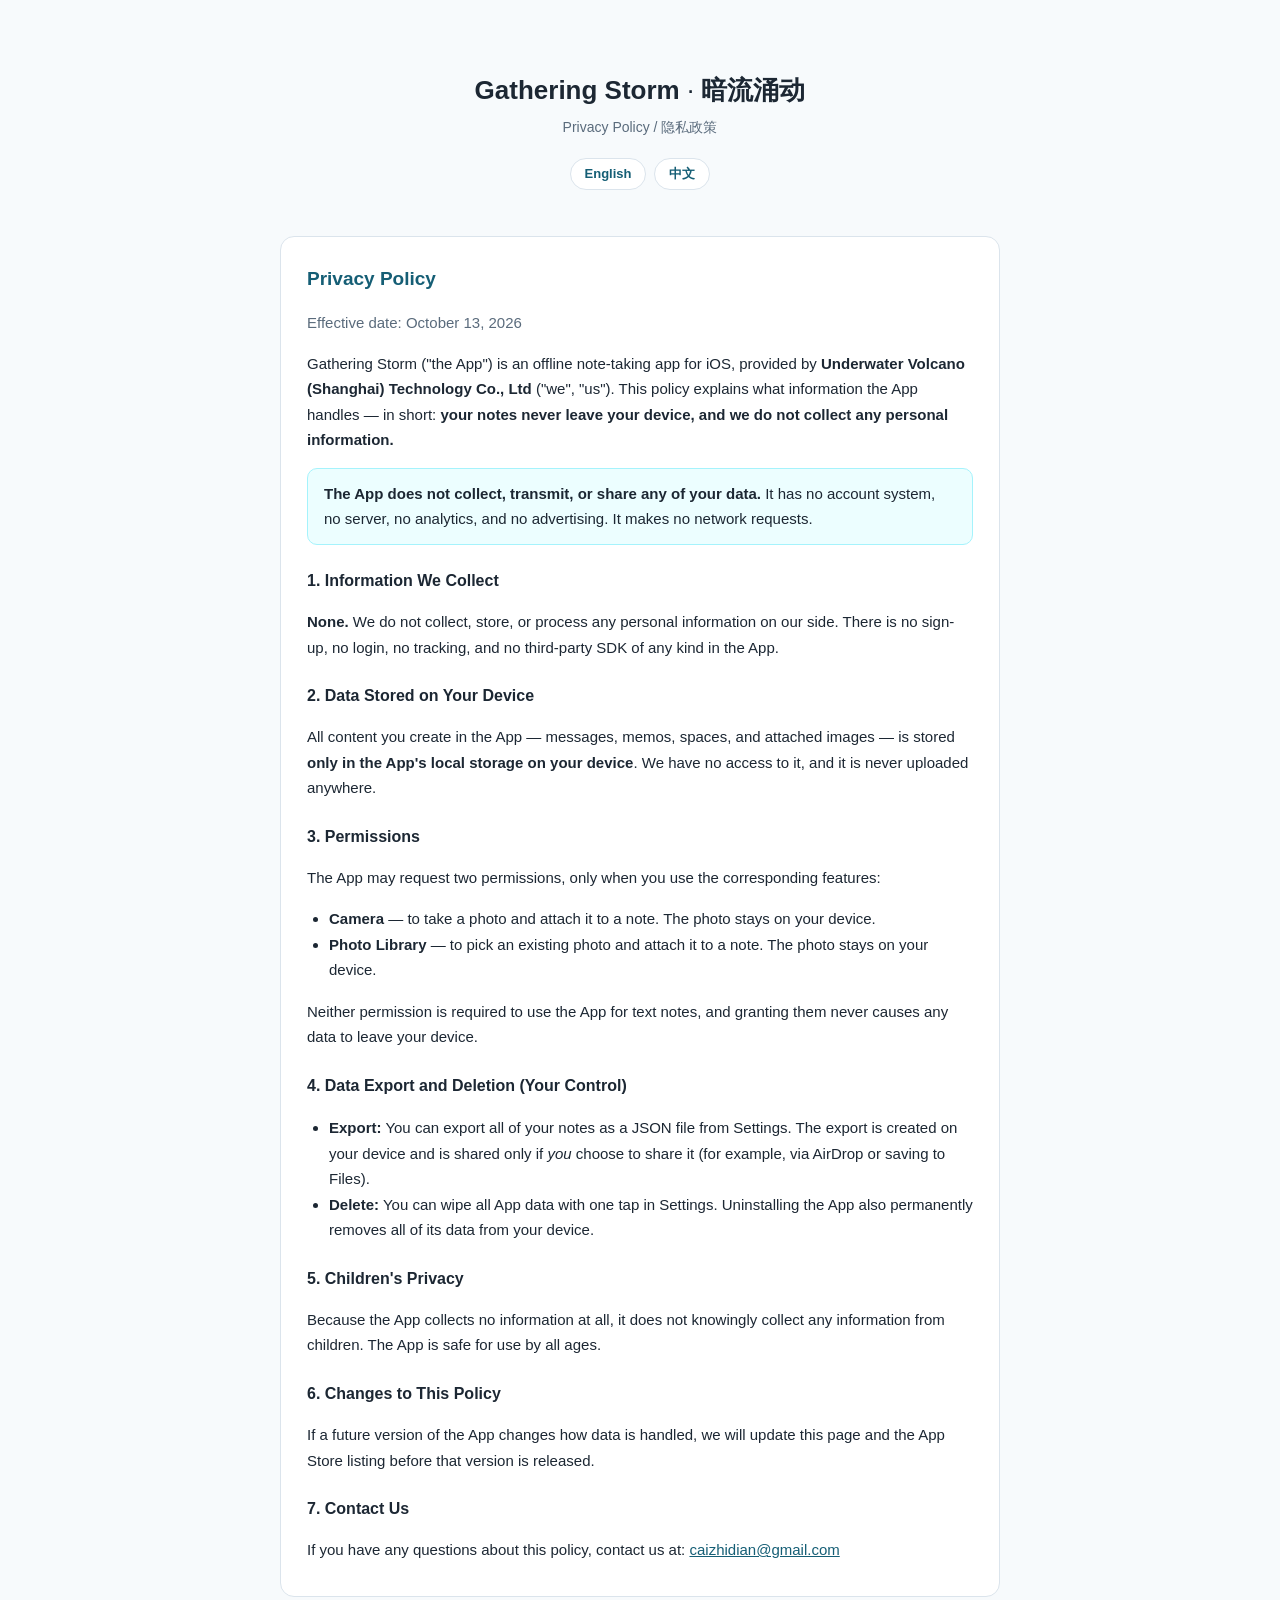
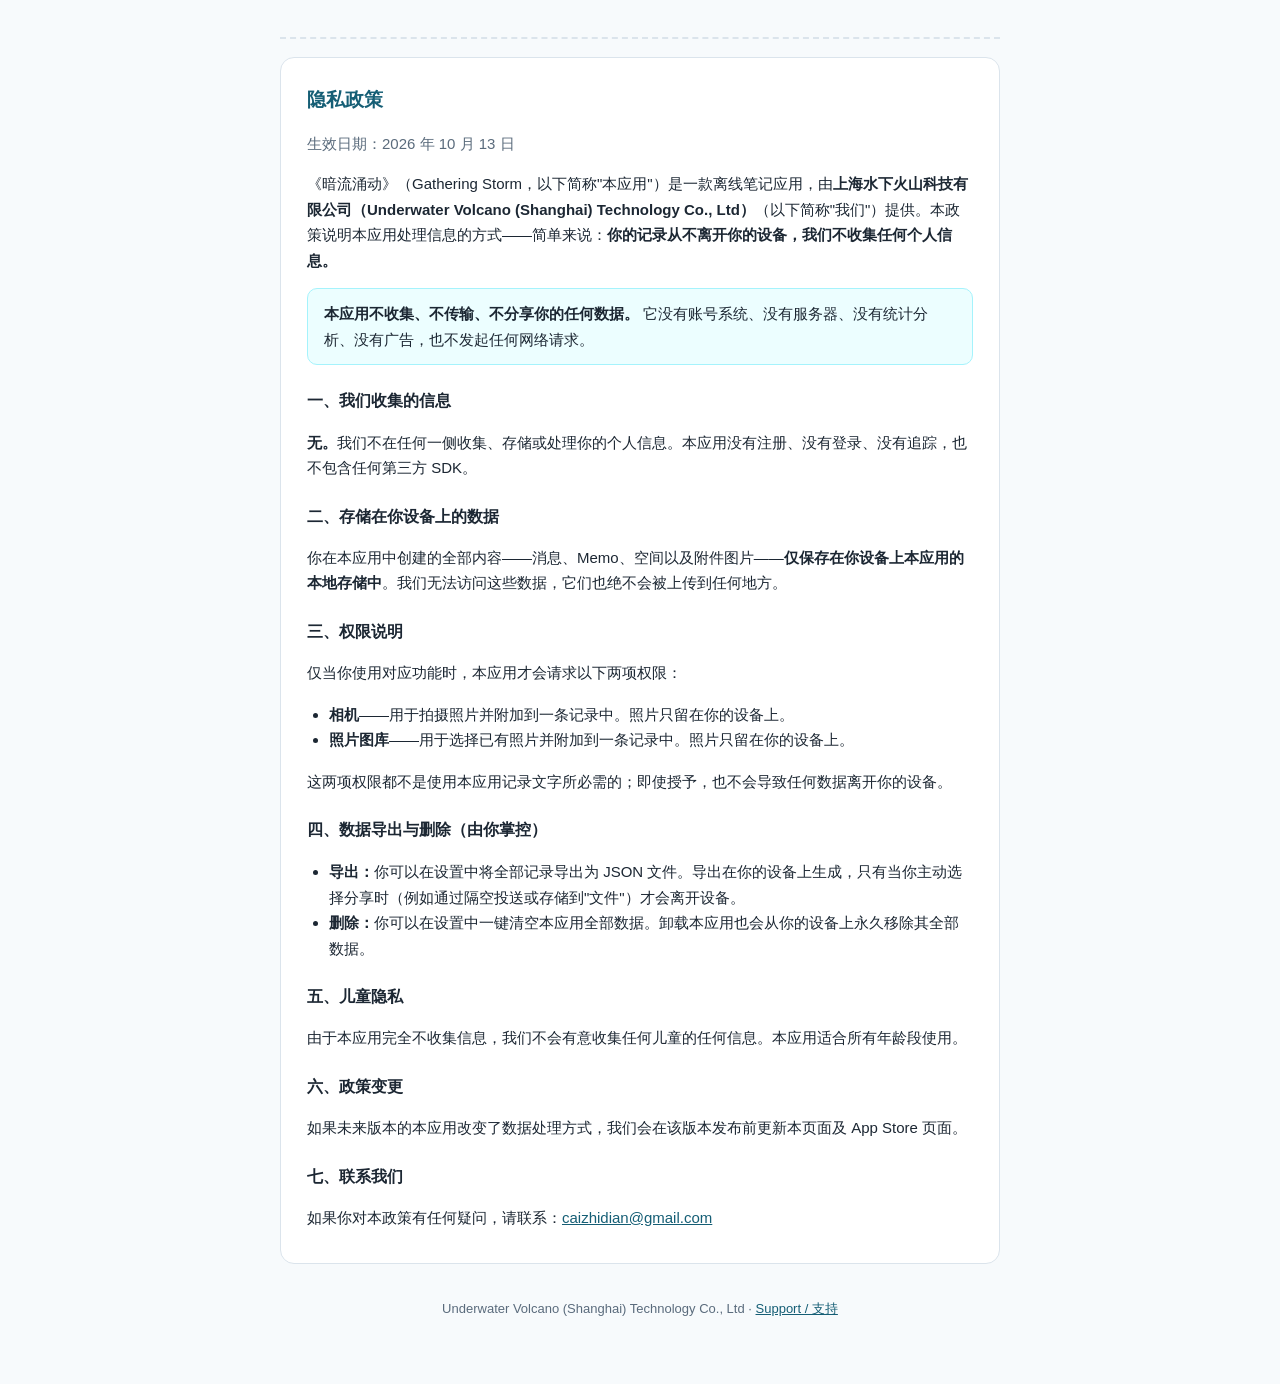
<file: index.html>
<!DOCTYPE html>
<html lang="en">
<head>
<meta charset="UTF-8">
<meta name="viewport" content="width=device-width, initial-scale=1.0">
<title>Privacy Policy — Gathering Storm (暗流涌动)</title>
<style>
  :root {
    --ink: #1c2733;
    --muted: #5a6b7c;
    --accent: #155e75;
    --line: #dbe4ec;
    --bg: #f7fafc;
  }
  * { box-sizing: border-box; }
  body {
    margin: 0;
    font-family: -apple-system, "SF Pro Text", "PingFang SC", "Helvetica Neue", Arial, sans-serif;
    color: var(--ink);
    background: var(--bg);
    line-height: 1.7;
  }
  .wrap { max-width: 760px; margin: 0 auto; padding: 24px 20px 64px; }
  header.app {
    text-align: center;
    padding: 36px 0 20px;
  }
  header.app h1 { font-size: 26px; margin: 8px 0 4px; }
  header.app p.sub { color: var(--muted); margin: 0; font-size: 14px; }
  .lang-switch {
    display: flex; gap: 8px; justify-content: center; margin: 18px 0 8px;
  }
  .lang-switch a {
    text-decoration: none; font-size: 13px; font-weight: 600;
    color: var(--accent); border: 1px solid var(--line);
    border-radius: 999px; padding: 4px 14px; background: #fff;
  }
  section.card {
    background: #fff; border: 1px solid var(--line); border-radius: 14px;
    padding: 26px 26px 18px; margin-top: 18px;
  }
  section.card h2 {
    font-size: 19px; margin: 0 0 12px; color: var(--accent);
  }
  section.card h3 { font-size: 16px; margin: 22px 0 6px; }
  section.card p, section.card li { font-size: 15px; }
  ul { padding-left: 22px; }
  .updated { color: var(--muted); font-size: 13px; }
  .highlight {
    background: #ecfeff; border: 1px solid #a5f3fc; border-radius: 10px;
    padding: 12px 16px; font-size: 15px;
  }
  a { color: var(--accent); }
  footer {
    text-align: center; color: var(--muted); font-size: 13px; margin-top: 34px;
  }
  hr.divider { border: none; border-top: 2px dashed var(--line); margin: 40px 0 8px; }
</style>
</head>
<body>
<div class="wrap">

  <header class="app">
    <h1>Gathering Storm <span style="font-weight:400">·</span> 暗流涌动</h1>
    <p class="sub">Privacy Policy / 隐私政策</p>
    <nav class="lang-switch">
      <a href="#english">English</a>
      <a href="#chinese">中文</a>
    </nav>
  </header>

  <!-- ===================== ENGLISH ===================== -->
  <section class="card" id="english">
    <h2>Privacy Policy</h2>
    <p class="updated">Effective date: October 13, 2026</p>

    <p>Gathering Storm ("the App") is an offline note-taking app for iOS, provided by
    <strong>Underwater Volcano (Shanghai) Technology Co., Ltd</strong> ("we", "us").
    This policy explains what information the App handles — in short: <strong>your notes never leave your device, and we do not collect any personal information.</strong></p>

    <div class="highlight">
      <strong>The App does not collect, transmit, or share any of your data.</strong>
      It has no account system, no server, no analytics, and no advertising. It makes no network requests.
    </div>

    <h3>1. Information We Collect</h3>
    <p><strong>None.</strong> We do not collect, store, or process any personal information on our side. There is no sign-up, no login, no tracking, and no third-party SDK of any kind in the App.</p>

    <h3>2. Data Stored on Your Device</h3>
    <p>All content you create in the App — messages, memos, spaces, and attached images — is stored <strong>only in the App's local storage on your device</strong>. We have no access to it, and it is never uploaded anywhere.</p>

    <h3>3. Permissions</h3>
    <p>The App may request two permissions, only when you use the corresponding features:</p>
    <ul>
      <li><strong>Camera</strong> — to take a photo and attach it to a note. The photo stays on your device.</li>
      <li><strong>Photo Library</strong> — to pick an existing photo and attach it to a note. The photo stays on your device.</li>
    </ul>
    <p>Neither permission is required to use the App for text notes, and granting them never causes any data to leave your device.</p>

    <h3>4. Data Export and Deletion (Your Control)</h3>
    <ul>
      <li><strong>Export:</strong> You can export all of your notes as a JSON file from Settings. The export is created on your device and is shared only if <em>you</em> choose to share it (for example, via AirDrop or saving to Files).</li>
      <li><strong>Delete:</strong> You can wipe all App data with one tap in Settings. Uninstalling the App also permanently removes all of its data from your device.</li>
    </ul>

    <h3>5. Children's Privacy</h3>
    <p>Because the App collects no information at all, it does not knowingly collect any information from children. The App is safe for use by all ages.</p>

    <h3>6. Changes to This Policy</h3>
    <p>If a future version of the App changes how data is handled, we will update this page and the App Store listing before that version is released.</p>

    <h3>7. Contact Us</h3>
    <p>If you have any questions about this policy, contact us at:
    <a href="mailto:caizhidian@gmail.com">caizhidian@gmail.com</a></p>
  </section>

  <hr class="divider">

  <!-- ===================== CHINESE ===================== -->
  <section class="card" id="chinese">
    <h2>隐私政策</h2>
    <p class="updated">生效日期：2026 年 10 月 13 日</p>

    <p>《暗流涌动》（Gathering Storm，以下简称"本应用"）是一款离线笔记应用，由<strong>上海水下火山科技有限公司（Underwater Volcano (Shanghai) Technology Co., Ltd）</strong>（以下简称"我们"）提供。本政策说明本应用处理信息的方式——简单来说：<strong>你的记录从不离开你的设备，我们不收集任何个人信息。</strong></p>

    <div class="highlight">
      <strong>本应用不收集、不传输、不分享你的任何数据。</strong>
      它没有账号系统、没有服务器、没有统计分析、没有广告，也不发起任何网络请求。
    </div>

    <h3>一、我们收集的信息</h3>
    <p><strong>无。</strong>我们不在任何一侧收集、存储或处理你的个人信息。本应用没有注册、没有登录、没有追踪，也不包含任何第三方 SDK。</p>

    <h3>二、存储在你设备上的数据</h3>
    <p>你在本应用中创建的全部内容——消息、Memo、空间以及附件图片——<strong>仅保存在你设备上本应用的本地存储中</strong>。我们无法访问这些数据，它们也绝不会被上传到任何地方。</p>

    <h3>三、权限说明</h3>
    <p>仅当你使用对应功能时，本应用才会请求以下两项权限：</p>
    <ul>
      <li><strong>相机</strong>——用于拍摄照片并附加到一条记录中。照片只留在你的设备上。</li>
      <li><strong>照片图库</strong>——用于选择已有照片并附加到一条记录中。照片只留在你的设备上。</li>
    </ul>
    <p>这两项权限都不是使用本应用记录文字所必需的；即使授予，也不会导致任何数据离开你的设备。</p>

    <h3>四、数据导出与删除（由你掌控）</h3>
    <ul>
      <li><strong>导出：</strong>你可以在设置中将全部记录导出为 JSON 文件。导出在你的设备上生成，只有当你主动选择分享时（例如通过隔空投送或存储到"文件"）才会离开设备。</li>
      <li><strong>删除：</strong>你可以在设置中一键清空本应用全部数据。卸载本应用也会从你的设备上永久移除其全部数据。</li>
    </ul>

    <h3>五、儿童隐私</h3>
    <p>由于本应用完全不收集信息，我们不会有意收集任何儿童的任何信息。本应用适合所有年龄段使用。</p>

    <h3>六、政策变更</h3>
    <p>如果未来版本的本应用改变了数据处理方式，我们会在该版本发布前更新本页面及 App Store 页面。</p>

    <h3>七、联系我们</h3>
    <p>如果你对本政策有任何疑问，请联系：<a href="mailto:caizhidian@gmail.com">caizhidian@gmail.com</a></p>
  </section>

  <footer>
    Underwater Volcano (Shanghai) Technology Co., Ltd ·
    <a href="support.html">Support / 支持</a>
  </footer>

</div>
</body>
</html>
</file>
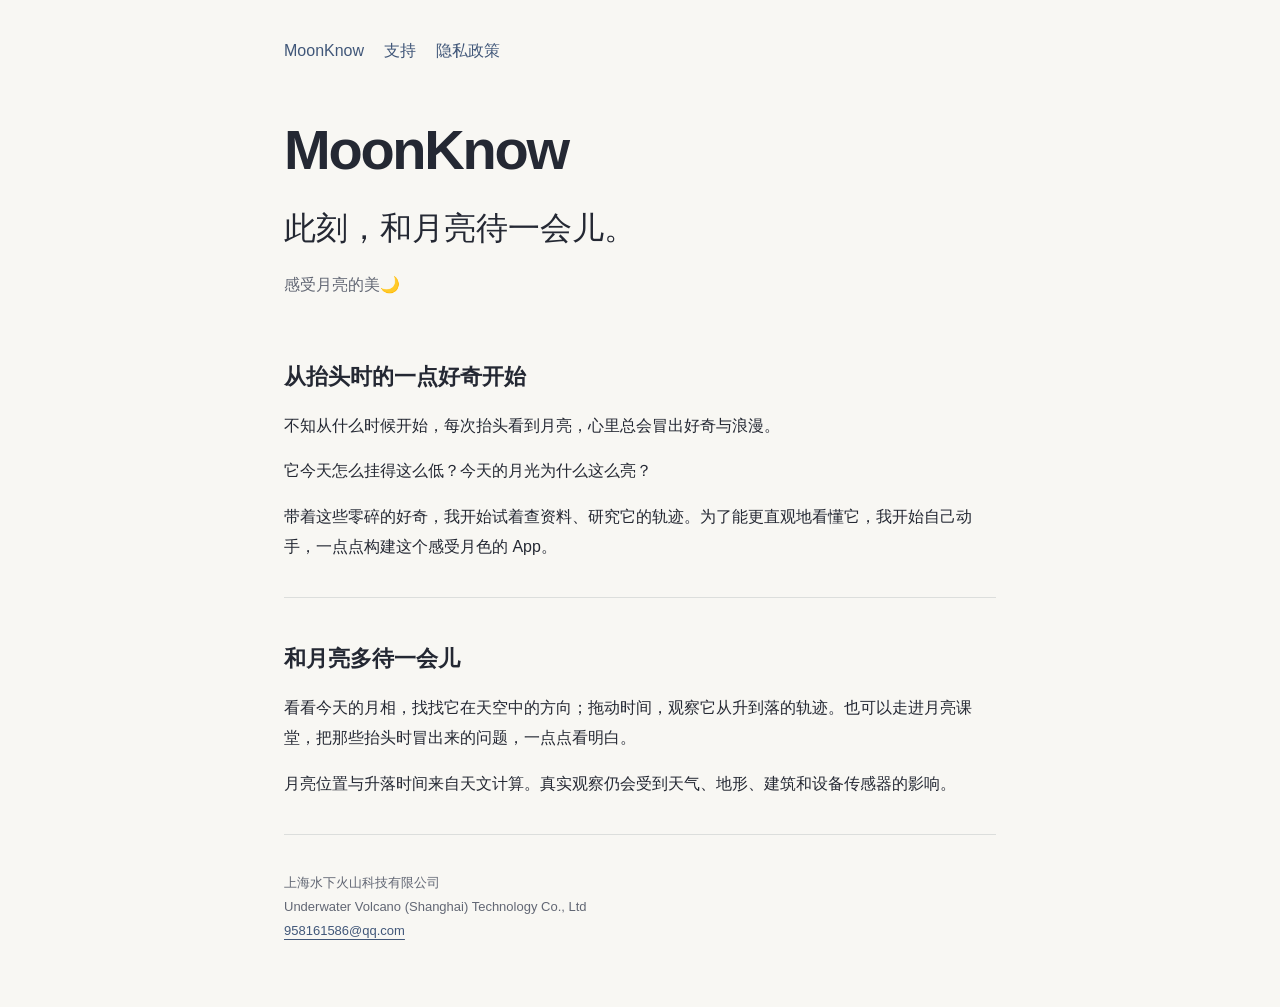
<file: moonknow/index.html>
<!doctype html><html lang="zh-CN"><head><meta charset="utf-8"><meta name="viewport" content="width=device-width,initial-scale=1"><title>MoonKnow</title><meta name="description" content="此刻，和月亮待一会儿。感受月亮的美🌙"><link rel="stylesheet" href="style.css"></head><body><main><nav aria-label="页面导航"><a href="index.html" aria-current="page">MoonKnow</a><a href="support.html">支持</a><a href="privacy.html">隐私政策</a></nav><header><h1>MoonKnow</h1><p class="slogan">此刻，和月亮待一会儿。</p><p class="muted">感受月亮的美🌙</p></header><section><h2>从抬头时的一点好奇开始</h2><p>不知从什么时候开始，每次抬头看到月亮，心里总会冒出好奇与浪漫。</p><p>它今天怎么挂得这么低？今天的月光为什么这么亮？</p><p>带着这些零碎的好奇，我开始试着查资料、研究它的轨迹。为了能更直观地看懂它，我开始自己动手，一点点构建这个感受月色的 App。</p></section><section><h2>和月亮多待一会儿</h2><p>看看今天的月相，找找它在天空中的方向；拖动时间，观察它从升到落的轨迹。也可以走进月亮课堂，把那些抬头时冒出来的问题，一点点看明白。</p><p>月亮位置与升落时间来自天文计算。真实观察仍会受到天气、地形、建筑和设备传感器的影响。</p></section><footer>上海水下火山科技有限公司<br>Underwater Volcano (Shanghai) Technology Co., Ltd<br><a href="mailto:958161586@qq.com">958161586@qq.com</a></footer></main></body></html>
</file>
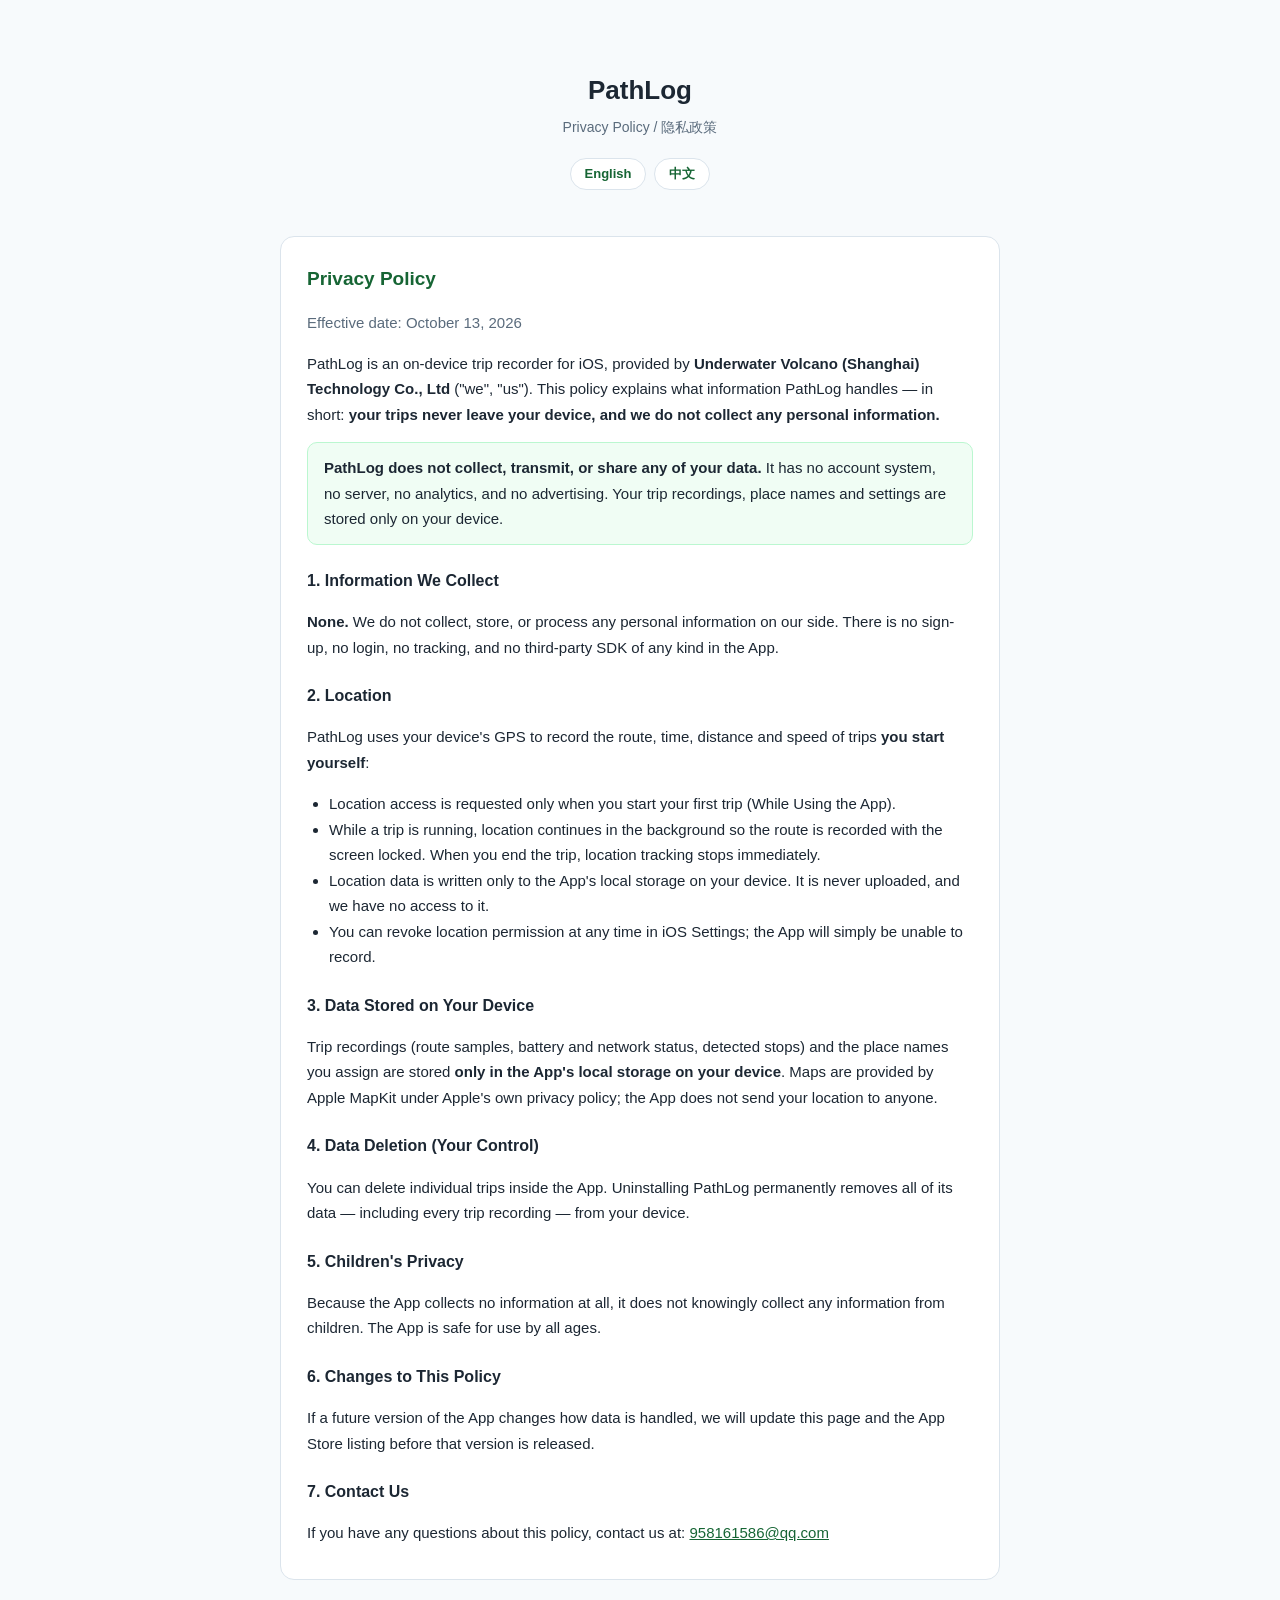
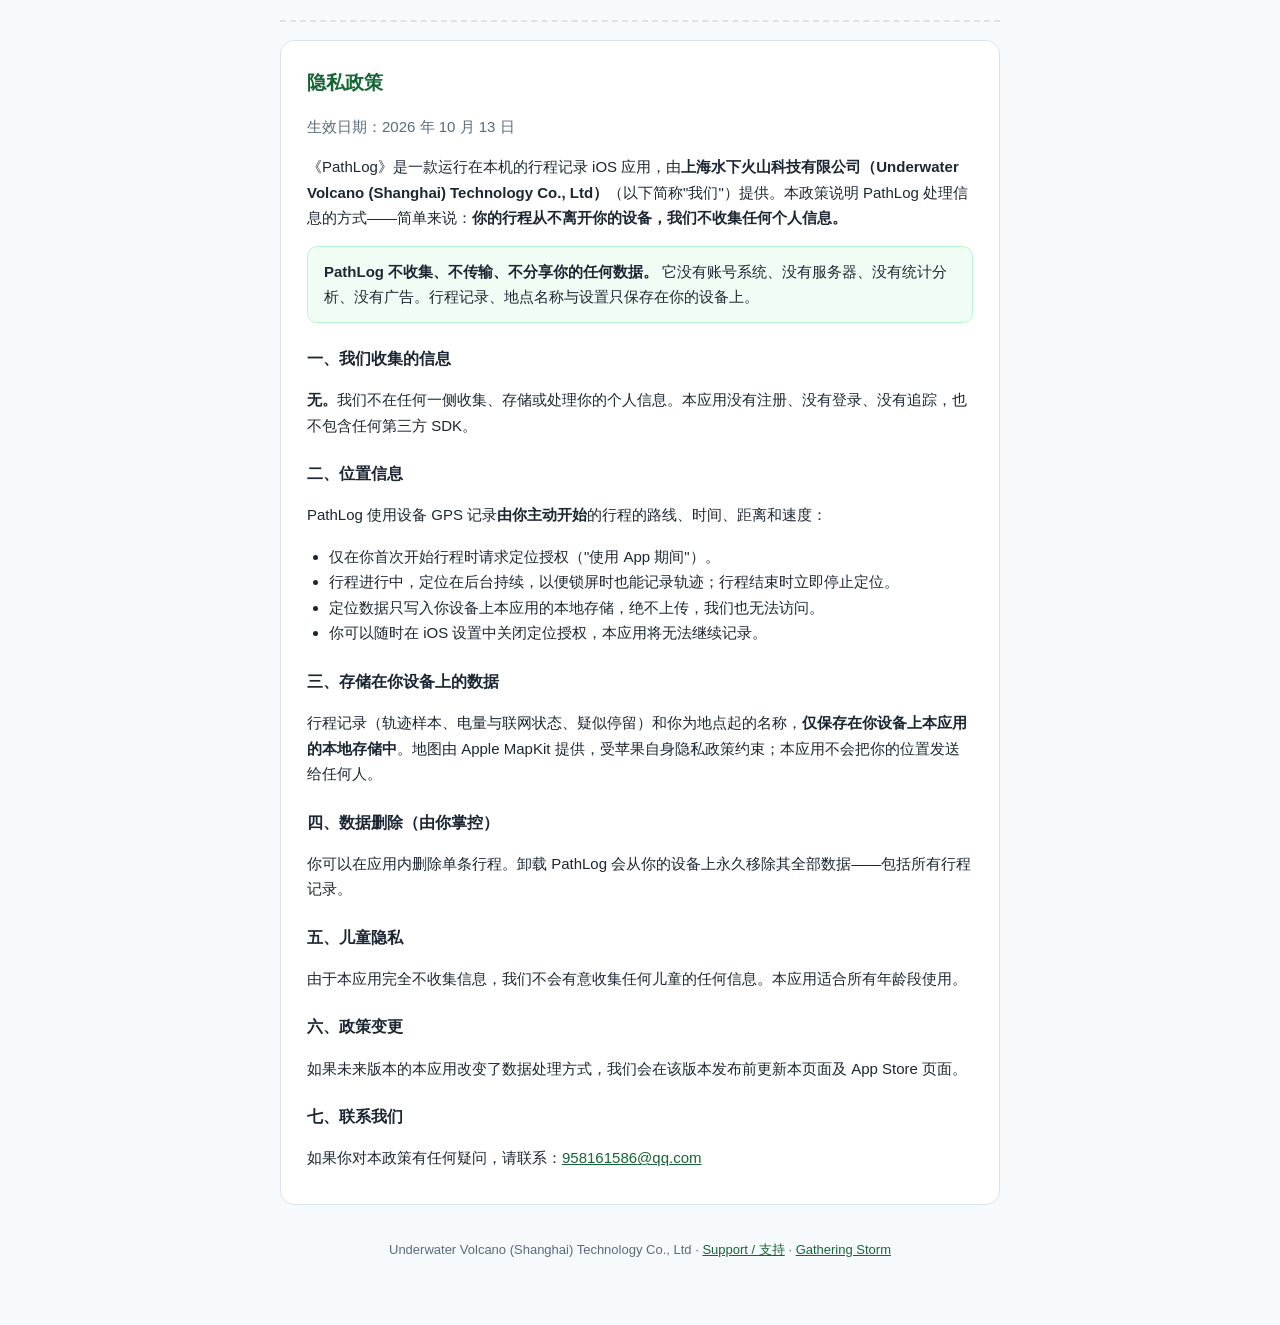
<file: pathlog/index.html>
<!DOCTYPE html>
<html lang="en">
<head>
<meta charset="UTF-8">
<meta name="viewport" content="width=device-width, initial-scale=1.0">
<title>Privacy Policy — PathLog</title>
<style>
  :root { --ink:#1c2733; --muted:#5a6b7c; --accent:#166534; --line:#dbe4ec; --bg:#f7fafc; }
  * { box-sizing: border-box; }
  body { margin:0; font-family:-apple-system,"SF Pro Text","PingFang SC","Helvetica Neue",Arial,sans-serif; color:var(--ink); background:var(--bg); line-height:1.7; }
  .wrap { max-width:760px; margin:0 auto; padding:24px 20px 64px; }
  header.app { text-align:center; padding:36px 0 20px; }
  header.app h1 { font-size:26px; margin:8px 0 4px; }
  header.app p.sub { color:var(--muted); margin:0; font-size:14px; }
  .lang-switch { display:flex; gap:8px; justify-content:center; margin:18px 0 8px; }
  .lang-switch a { text-decoration:none; font-size:13px; font-weight:600; color:var(--accent); border:1px solid var(--line); border-radius:999px; padding:4px 14px; background:#fff; }
  section.card { background:#fff; border:1px solid var(--line); border-radius:14px; padding:26px 26px 18px; margin-top:18px; }
  section.card h2 { font-size:19px; margin:0 0 12px; color:var(--accent); }
  section.card h3 { font-size:16px; margin:22px 0 6px; }
  section.card p, section.card li { font-size:15px; }
  ul { padding-left:22px; }
  .updated { color:var(--muted); font-size:13px; }
  .highlight { background:#f0fdf4; border:1px solid #bbf7d0; border-radius:10px; padding:12px 16px; font-size:15px; }
  a { color:var(--accent); }
  footer { text-align:center; color:var(--muted); font-size:13px; margin-top:34px; }
  hr.divider { border:none; border-top:2px dashed var(--line); margin:40px 0 8px; }
</style>
</head>
<body>
<div class="wrap">

  <header class="app">
    <h1>PathLog</h1>
    <p class="sub">Privacy Policy / 隐私政策</p>
    <nav class="lang-switch">
      <a href="#english">English</a>
      <a href="#chinese">中文</a>
    </nav>
  </header>

  <!-- ===================== ENGLISH ===================== -->
  <section class="card" id="english">
    <h2>Privacy Policy</h2>
    <p class="updated">Effective date: October 13, 2026</p>

    <p>PathLog is an on-device trip recorder for iOS, provided by
    <strong>Underwater Volcano (Shanghai) Technology Co., Ltd</strong> ("we", "us").
    This policy explains what information PathLog handles — in short: <strong>your trips never leave your device, and we do not collect any personal information.</strong></p>

    <div class="highlight">
      <strong>PathLog does not collect, transmit, or share any of your data.</strong>
      It has no account system, no server, no analytics, and no advertising. Your trip recordings, place names and settings are stored only on your device.
    </div>

    <h3>1. Information We Collect</h3>
    <p><strong>None.</strong> We do not collect, store, or process any personal information on our side. There is no sign-up, no login, no tracking, and no third-party SDK of any kind in the App.</p>

    <h3>2. Location</h3>
    <p>PathLog uses your device's GPS to record the route, time, distance and speed of trips <strong>you start yourself</strong>:</p>
    <ul>
      <li>Location access is requested only when you start your first trip (While Using the App).</li>
      <li>While a trip is running, location continues in the background so the route is recorded with the screen locked. When you end the trip, location tracking stops immediately.</li>
      <li>Location data is written only to the App's local storage on your device. It is never uploaded, and we have no access to it.</li>
      <li>You can revoke location permission at any time in iOS Settings; the App will simply be unable to record.</li>
    </ul>

    <h3>3. Data Stored on Your Device</h3>
    <p>Trip recordings (route samples, battery and network status, detected stops) and the place names you assign are stored <strong>only in the App's local storage on your device</strong>. Maps are provided by Apple MapKit under Apple's own privacy policy; the App does not send your location to anyone.</p>

    <h3>4. Data Deletion (Your Control)</h3>
    <p>You can delete individual trips inside the App. Uninstalling PathLog permanently removes all of its data — including every trip recording — from your device.</p>

    <h3>5. Children's Privacy</h3>
    <p>Because the App collects no information at all, it does not knowingly collect any information from children. The App is safe for use by all ages.</p>

    <h3>6. Changes to This Policy</h3>
    <p>If a future version of the App changes how data is handled, we will update this page and the App Store listing before that version is released.</p>

    <h3>7. Contact Us</h3>
    <p>If you have any questions about this policy, contact us at:
    <a href="mailto:958161586@qq.com">958161586@qq.com</a></p>
  </section>

  <hr class="divider">

  <!-- ===================== CHINESE ===================== -->
  <section class="card" id="chinese">
    <h2>隐私政策</h2>
    <p class="updated">生效日期：2026 年 10 月 13 日</p>

    <p>《PathLog》是一款运行在本机的行程记录 iOS 应用，由<strong>上海水下火山科技有限公司（Underwater Volcano (Shanghai) Technology Co., Ltd）</strong>（以下简称"我们"）提供。本政策说明 PathLog 处理信息的方式——简单来说：<strong>你的行程从不离开你的设备，我们不收集任何个人信息。</strong></p>

    <div class="highlight">
      <strong>PathLog 不收集、不传输、不分享你的任何数据。</strong>
      它没有账号系统、没有服务器、没有统计分析、没有广告。行程记录、地点名称与设置只保存在你的设备上。
    </div>

    <h3>一、我们收集的信息</h3>
    <p><strong>无。</strong>我们不在任何一侧收集、存储或处理你的个人信息。本应用没有注册、没有登录、没有追踪，也不包含任何第三方 SDK。</p>

    <h3>二、位置信息</h3>
    <p>PathLog 使用设备 GPS 记录<strong>由你主动开始</strong>的行程的路线、时间、距离和速度：</p>
    <ul>
      <li>仅在你首次开始行程时请求定位授权（"使用 App 期间"）。</li>
      <li>行程进行中，定位在后台持续，以便锁屏时也能记录轨迹；行程结束时立即停止定位。</li>
      <li>定位数据只写入你设备上本应用的本地存储，绝不上传，我们也无法访问。</li>
      <li>你可以随时在 iOS 设置中关闭定位授权，本应用将无法继续记录。</li>
    </ul>

    <h3>三、存储在你设备上的数据</h3>
    <p>行程记录（轨迹样本、电量与联网状态、疑似停留）和你为地点起的名称，<strong>仅保存在你设备上本应用的本地存储中</strong>。地图由 Apple MapKit 提供，受苹果自身隐私政策约束；本应用不会把你的位置发送给任何人。</p>

    <h3>四、数据删除（由你掌控）</h3>
    <p>你可以在应用内删除单条行程。卸载 PathLog 会从你的设备上永久移除其全部数据——包括所有行程记录。</p>

    <h3>五、儿童隐私</h3>
    <p>由于本应用完全不收集信息，我们不会有意收集任何儿童的任何信息。本应用适合所有年龄段使用。</p>

    <h3>六、政策变更</h3>
    <p>如果未来版本的本应用改变了数据处理方式，我们会在该版本发布前更新本页面及 App Store 页面。</p>

    <h3>七、联系我们</h3>
    <p>如果你对本政策有任何疑问，请联系：<a href="mailto:958161586@qq.com">958161586@qq.com</a></p>
  </section>

  <footer>
    Underwater Volcano (Shanghai) Technology Co., Ltd ·
    <a href="support.html">Support / 支持</a> ·
    <a href="../">Gathering Storm</a>
  </footer>

</div>
</body>
</html>
</file>
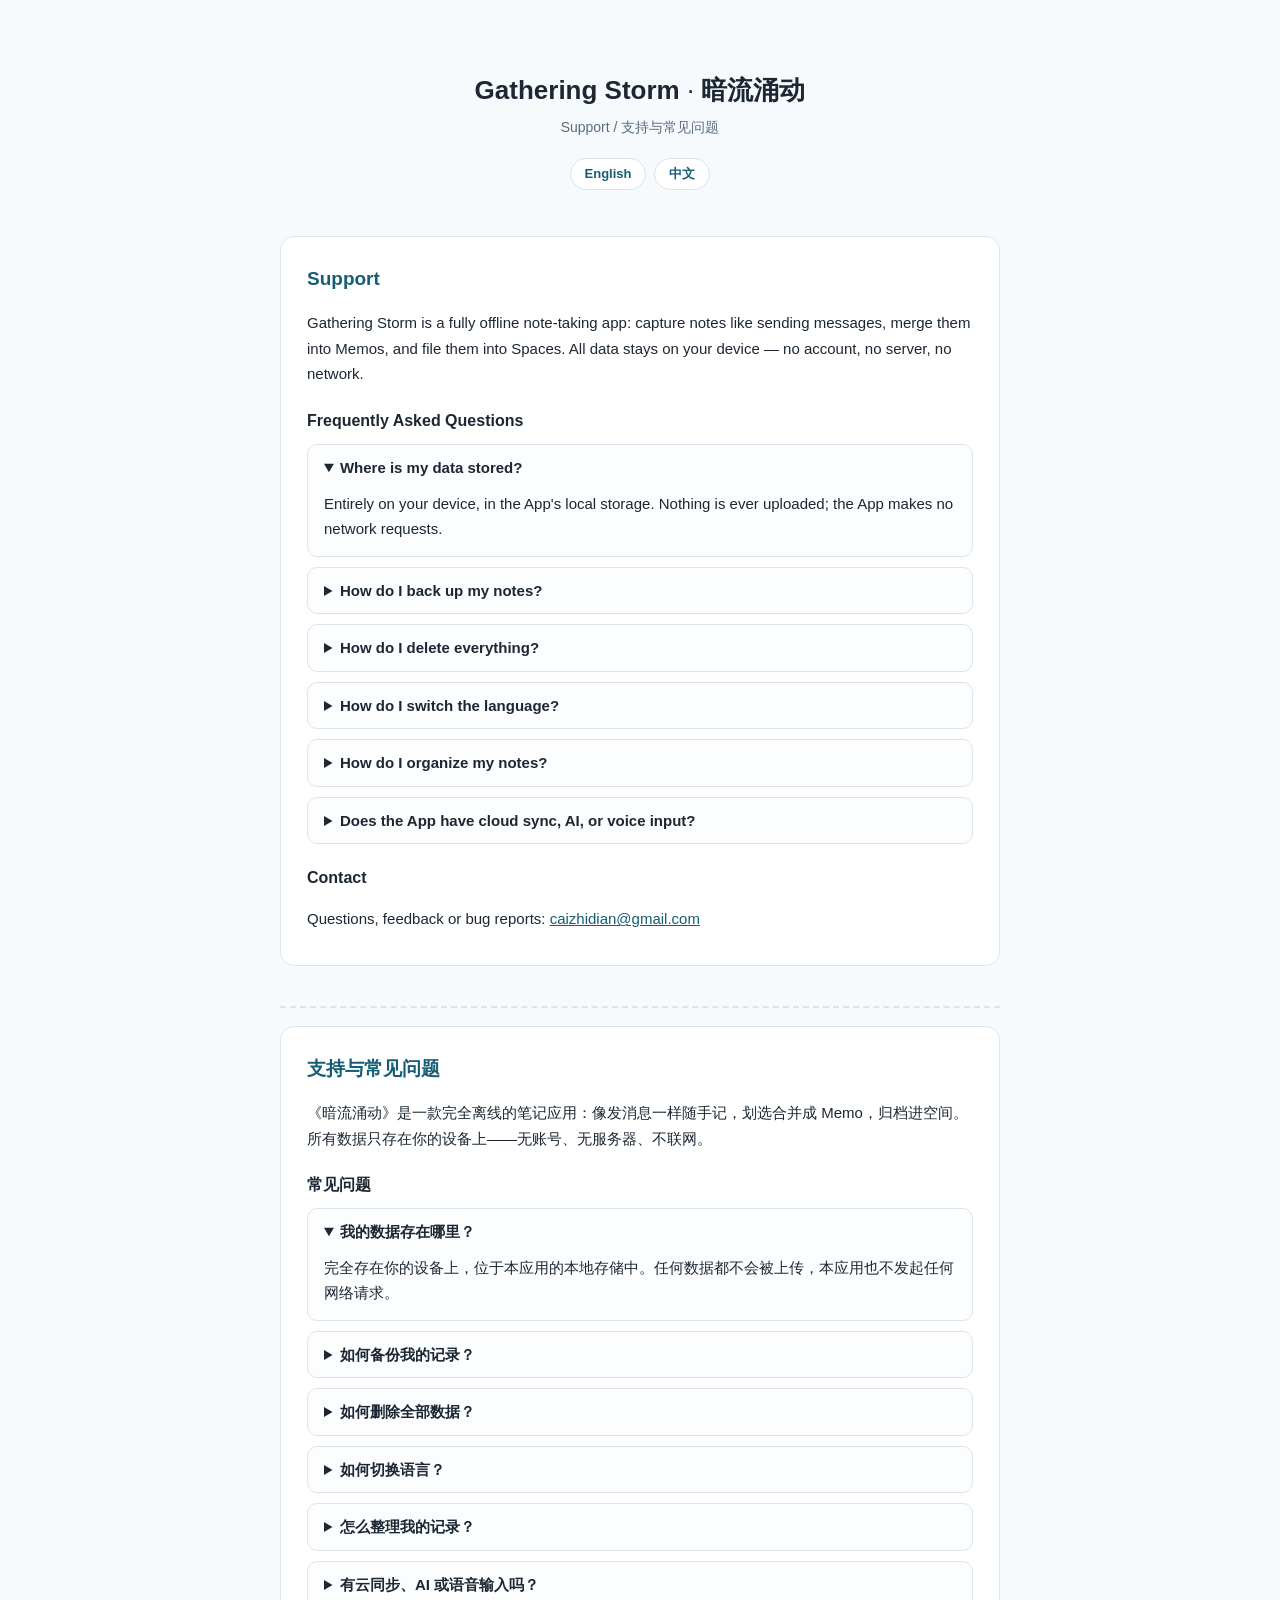
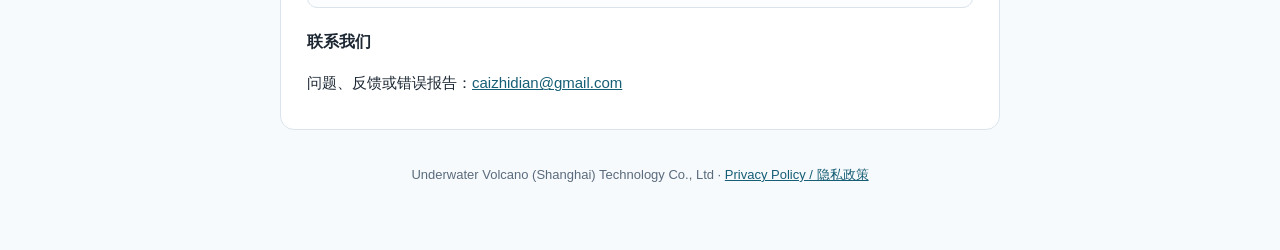
<file: support.html>
<!DOCTYPE html>
<html lang="en">
<head>
<meta charset="UTF-8">
<meta name="viewport" content="width=device-width, initial-scale=1.0">
<title>Support — Gathering Storm (暗流涌动)</title>
<style>
  :root {
    --ink: #1c2733;
    --muted: #5a6b7c;
    --accent: #155e75;
    --line: #dbe4ec;
    --bg: #f7fafc;
  }
  * { box-sizing: border-box; }
  body {
    margin: 0;
    font-family: -apple-system, "SF Pro Text", "PingFang SC", "Helvetica Neue", Arial, sans-serif;
    color: var(--ink);
    background: var(--bg);
    line-height: 1.7;
  }
  .wrap { max-width: 760px; margin: 0 auto; padding: 24px 20px 64px; }
  header.app { text-align: center; padding: 36px 0 20px; }
  header.app h1 { font-size: 26px; margin: 8px 0 4px; }
  header.app p.sub { color: var(--muted); margin: 0; font-size: 14px; }
  .lang-switch { display: flex; gap: 8px; justify-content: center; margin: 18px 0 8px; }
  .lang-switch a {
    text-decoration: none; font-size: 13px; font-weight: 600;
    color: var(--accent); border: 1px solid var(--line);
    border-radius: 999px; padding: 4px 14px; background: #fff;
  }
  section.card {
    background: #fff; border: 1px solid var(--line); border-radius: 14px;
    padding: 26px 26px 18px; margin-top: 18px;
  }
  section.card h2 { font-size: 19px; margin: 0 0 12px; color: var(--accent); }
  section.card h3 { font-size: 16px; margin: 20px 0 6px; }
  section.card p, section.card li { font-size: 15px; }
  ul { padding-left: 22px; }
  details {
    border: 1px solid var(--line); border-radius: 10px;
    padding: 10px 16px; margin: 10px 0; background: #fbfdfe;
  }
  details summary { font-weight: 600; font-size: 15px; cursor: pointer; }
  details p { margin: 10px 0 4px; }
  a { color: var(--accent); }
  footer { text-align: center; color: var(--muted); font-size: 13px; margin-top: 34px; }
  hr.divider { border: none; border-top: 2px dashed var(--line); margin: 40px 0 8px; }
</style>
</head>
<body>
<div class="wrap">

  <header class="app">
    <h1>Gathering Storm <span style="font-weight:400">·</span> 暗流涌动</h1>
    <p class="sub">Support / 支持与常见问题</p>
    <nav class="lang-switch">
      <a href="#english">English</a>
      <a href="#chinese">中文</a>
    </nav>
  </header>

  <!-- ===================== ENGLISH ===================== -->
  <section class="card" id="english">
    <h2>Support</h2>
    <p>Gathering Storm is a fully offline note-taking app: capture notes like sending messages,
    merge them into Memos, and file them into Spaces. All data stays on your device —
    no account, no server, no network.</p>

    <h3>Frequently Asked Questions</h3>

    <details open>
      <summary>Where is my data stored?</summary>
      <p>Entirely on your device, in the App's local storage. Nothing is ever uploaded; the App makes no network requests.</p>
    </details>

    <details>
      <summary>How do I back up my notes?</summary>
      <p>Go to <strong>Settings → Export</strong> to export all of your notes as a JSON file. You can then save it to Files, iCloud Drive, or share it however you like.</p>
    </details>

    <details>
      <summary>How do I delete everything?</summary>
      <p>Go to <strong>Settings → Wipe data</strong> to erase all notes at once. Uninstalling the App also permanently removes all of its data.</p>
    </details>

    <details>
      <summary>How do I switch the language?</summary>
      <p>Go to <strong>Settings → Language</strong> and choose between 简体中文 (Chinese) and English.</p>
    </details>

    <details>
      <summary>How do I organize my notes?</summary>
      <p>Long-press to select several notes on the timeline, then tap <strong>New Memo</strong> to merge them into one Memo — the originals stay attached and expandable. File Memos into <strong>Spaces</strong> to keep projects, life and ideas organized. Use <strong>Search</strong> to find any old note by keyword.</p>
    </details>

    <details>
      <summary>Does the App have cloud sync, AI, or voice input?</summary>
      <p>Not in the current version. Version 1 focuses on fast, private, fully local note-taking. Because there is no account and no server, there is also nothing to sync or sign in to.</p>
    </details>

    <h3>Contact</h3>
    <p>Questions, feedback or bug reports:
    <a href="mailto:caizhidian@gmail.com">caizhidian@gmail.com</a></p>
  </section>

  <hr class="divider">

  <!-- ===================== CHINESE ===================== -->
  <section class="card" id="chinese">
    <h2>支持与常见问题</h2>
    <p>《暗流涌动》是一款完全离线的笔记应用：像发消息一样随手记，划选合并成 Memo，归档进空间。所有数据只存在你的设备上——无账号、无服务器、不联网。</p>

    <h3>常见问题</h3>

    <details open>
      <summary>我的数据存在哪里？</summary>
      <p>完全存在你的设备上，位于本应用的本地存储中。任何数据都不会被上传，本应用也不发起任何网络请求。</p>
    </details>

    <details>
      <summary>如何备份我的记录？</summary>
      <p>进入<strong>「设置 → 导出」</strong>，可将全部记录导出为 JSON 文件，然后保存到"文件"、iCloud 云盘或通过任意方式分享。</p>
    </details>

    <details>
      <summary>如何删除全部数据？</summary>
      <p>进入<strong>「设置 → 清空数据」</strong>，可一键抹掉全部记录。卸载本应用也会从设备上永久移除其全部数据。</p>
    </details>

    <details>
      <summary>如何切换语言？</summary>
      <p>进入<strong>「设置 → 语言」</strong>，可在简体中文与 English 之间切换。</p>
    </details>

    <details>
      <summary>怎么整理我的记录？</summary>
      <p>在时间线上长按选中多条记录，点<strong>「新Memo」</strong>即可合并成一份 Memo——原始记录完整保留、随时展开。把 Memo 归入不同的<strong>空间</strong>，项目、生活、灵感各归各位。用<strong>「查找」</strong>可以按关键词搜到任何旧记录。</p>
    </details>

    <details>
      <summary>有云同步、AI 或语音输入吗？</summary>
      <p>当前版本没有。1.0 版专注做快速、私密、完全本地的记录。因为没有账号、没有服务器，自然也没有需要同步或登录的东西。</p>
    </details>

    <h3>联系我们</h3>
    <p>问题、反馈或错误报告：<a href="mailto:caizhidian@gmail.com">caizhidian@gmail.com</a></p>
  </section>

  <footer>
    Underwater Volcano (Shanghai) Technology Co., Ltd ·
    <a href="index.html">Privacy Policy / 隐私政策</a>
  </footer>

</div>
</body>
</html>
</file>
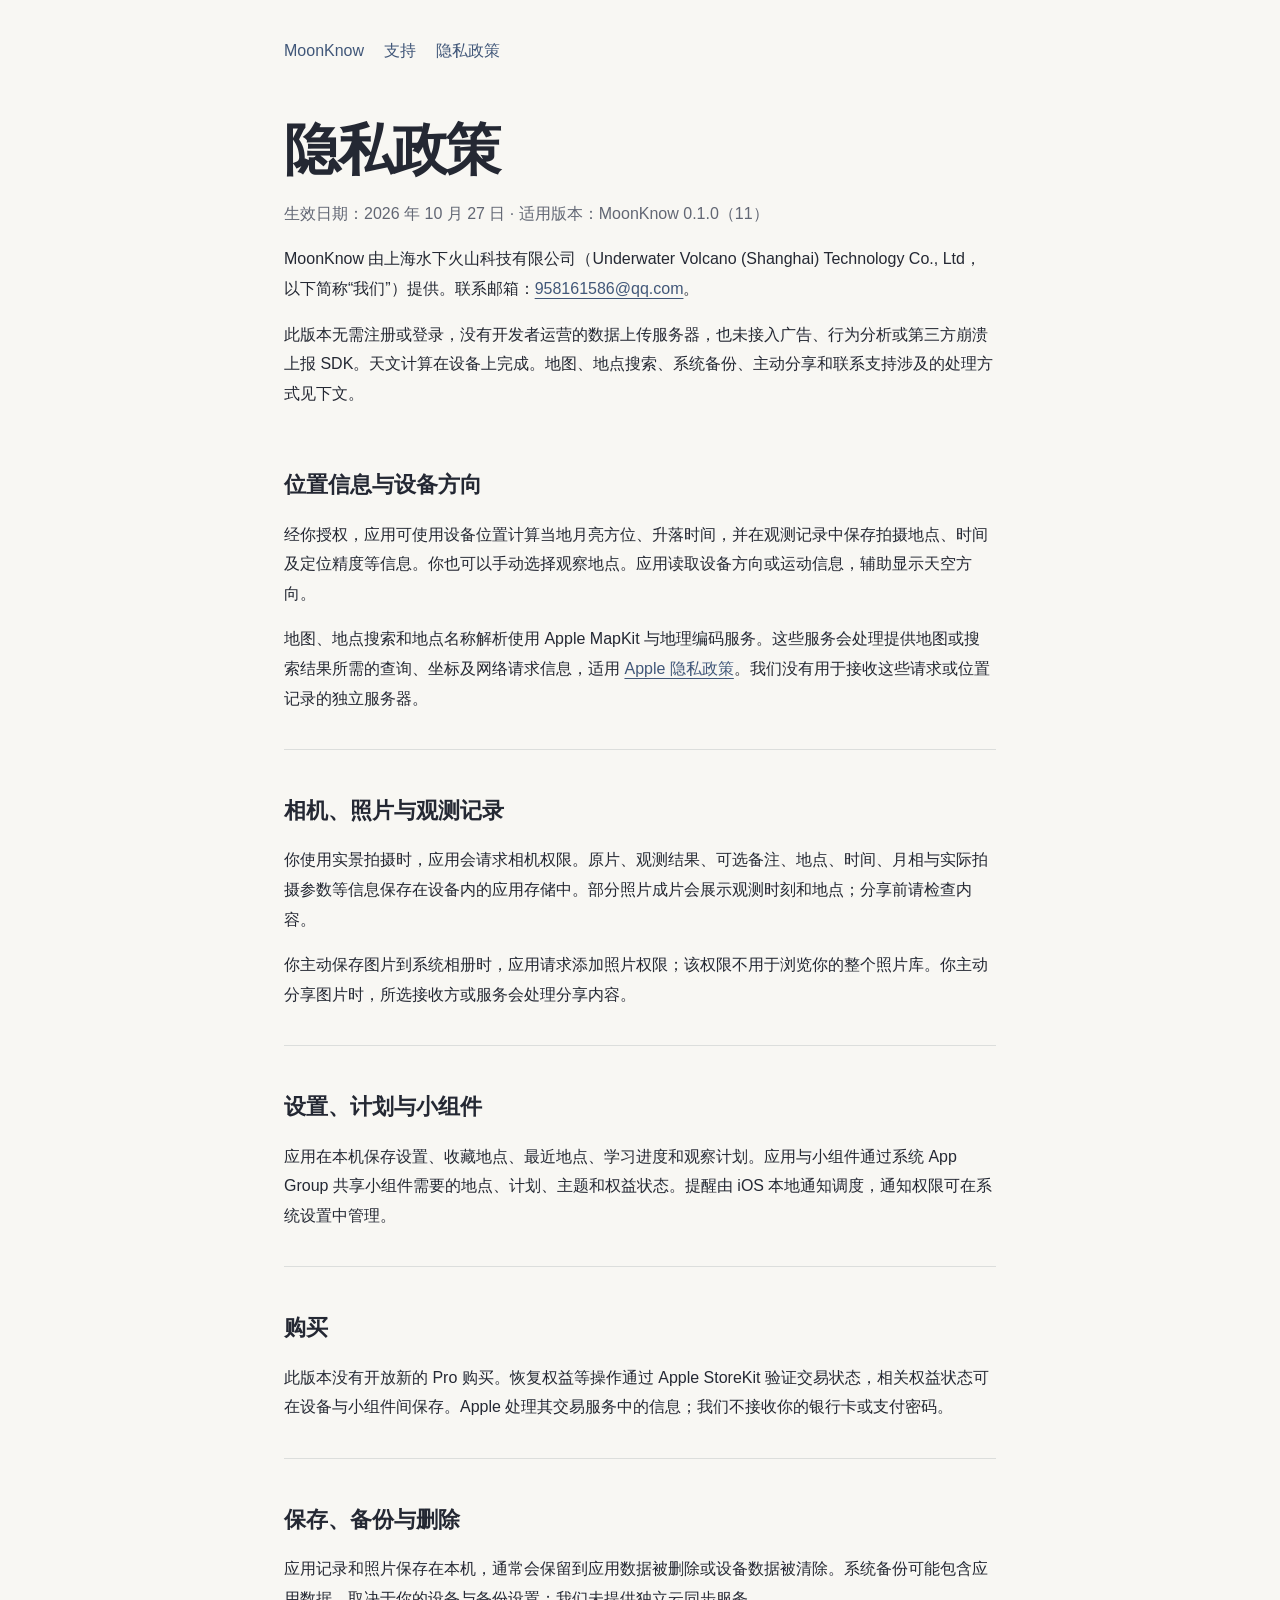
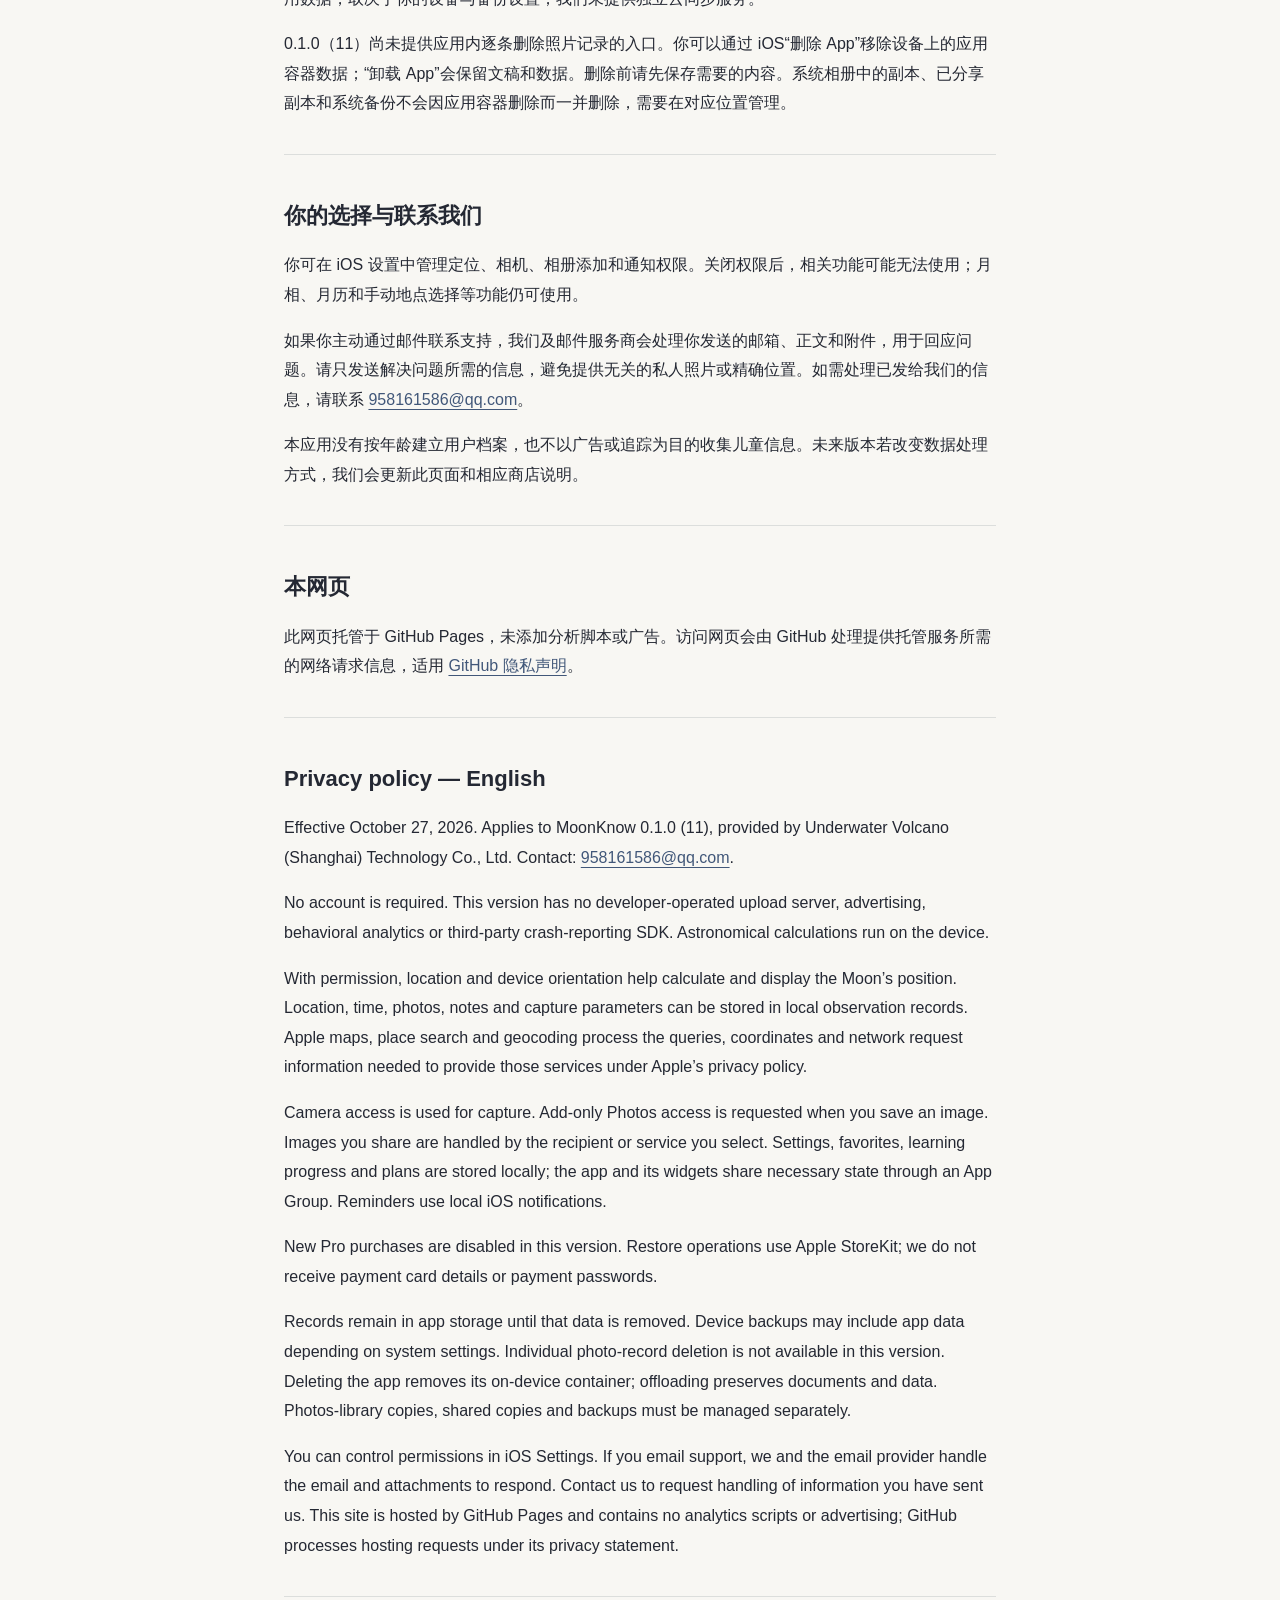
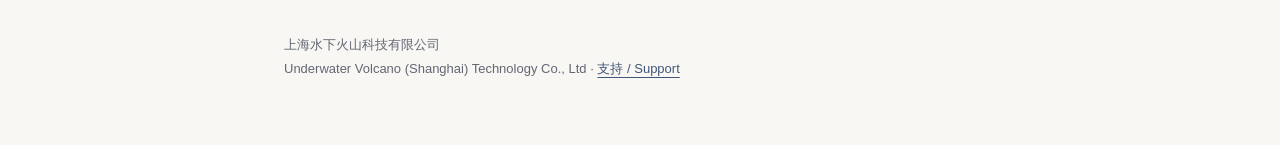
<file: moonknow/privacy.html>
<!doctype html><html lang="zh-CN"><head><meta charset="utf-8"><meta name="viewport" content="width=device-width,initial-scale=1"><title>隐私政策 — MoonKnow</title><link rel="stylesheet" href="style.css"></head><body><main><nav aria-label="页面导航"><a href="index.html">MoonKnow</a><a href="support.html">支持</a><a href="privacy.html" aria-current="page">隐私政策</a></nav><h1>隐私政策</h1><p class="muted">生效日期：2026 年 10 月 27 日 · 适用版本：MoonKnow 0.1.0（11）</p><p>MoonKnow 由上海水下火山科技有限公司（Underwater Volcano (Shanghai) Technology Co., Ltd，以下简称“我们”）提供。联系邮箱：<a href="mailto:958161586@qq.com">958161586@qq.com</a>。</p><p>此版本无需注册或登录，没有开发者运营的数据上传服务器，也未接入广告、行为分析或第三方崩溃上报 SDK。天文计算在设备上完成。地图、地点搜索、系统备份、主动分享和联系支持涉及的处理方式见下文。</p><section><h2>位置信息与设备方向</h2><p>经你授权，应用可使用设备位置计算当地月亮方位、升落时间，并在观测记录中保存拍摄地点、时间及定位精度等信息。你也可以手动选择观察地点。应用读取设备方向或运动信息，辅助显示天空方向。</p><p>地图、地点搜索和地点名称解析使用 Apple MapKit 与地理编码服务。这些服务会处理提供地图或搜索结果所需的查询、坐标及网络请求信息，适用 <a href="https://www.apple.com/legal/privacy/">Apple 隐私政策</a>。我们没有用于接收这些请求或位置记录的独立服务器。</p></section><section><h2>相机、照片与观测记录</h2><p>你使用实景拍摄时，应用会请求相机权限。原片、观测结果、可选备注、地点、时间、月相与实际拍摄参数等信息保存在设备内的应用存储中。部分照片成片会展示观测时刻和地点；分享前请检查内容。</p><p>你主动保存图片到系统相册时，应用请求添加照片权限；该权限不用于浏览你的整个照片库。你主动分享图片时，所选接收方或服务会处理分享内容。</p></section><section><h2>设置、计划与小组件</h2><p>应用在本机保存设置、收藏地点、最近地点、学习进度和观察计划。应用与小组件通过系统 App Group 共享小组件需要的地点、计划、主题和权益状态。提醒由 iOS 本地通知调度，通知权限可在系统设置中管理。</p></section><section><h2>购买</h2><p>此版本没有开放新的 Pro 购买。恢复权益等操作通过 Apple StoreKit 验证交易状态，相关权益状态可在设备与小组件间保存。Apple 处理其交易服务中的信息；我们不接收你的银行卡或支付密码。</p></section><section><h2>保存、备份与删除</h2><p>应用记录和照片保存在本机，通常会保留到应用数据被删除或设备数据被清除。系统备份可能包含应用数据，取决于你的设备与备份设置；我们未提供独立云同步服务。</p><p>0.1.0（11）尚未提供应用内逐条删除照片记录的入口。你可以通过 iOS“删除 App”移除设备上的应用容器数据；“卸载 App”会保留文稿和数据。删除前请先保存需要的内容。系统相册中的副本、已分享副本和系统备份不会因应用容器删除而一并删除，需要在对应位置管理。</p></section><section><h2>你的选择与联系我们</h2><p>你可在 iOS 设置中管理定位、相机、相册添加和通知权限。关闭权限后，相关功能可能无法使用；月相、月历和手动地点选择等功能仍可使用。</p><p>如果你主动通过邮件联系支持，我们及邮件服务商会处理你发送的邮箱、正文和附件，用于回应问题。请只发送解决问题所需的信息，避免提供无关的私人照片或精确位置。如需处理已发给我们的信息，请联系 <a href="mailto:958161586@qq.com">958161586@qq.com</a>。</p><p>本应用没有按年龄建立用户档案，也不以广告或追踪为目的收集儿童信息。未来版本若改变数据处理方式，我们会更新此页面和相应商店说明。</p></section><section><h2>本网页</h2><p>此网页托管于 GitHub Pages，未添加分析脚本或广告。访问网页会由 GitHub 处理提供托管服务所需的网络请求信息，适用 <a href="https://docs.github.com/en/site-policy/privacy-policies/github-general-privacy-statement">GitHub 隐私声明</a>。</p></section><section lang="en"><h2>Privacy policy — English</h2><p>Effective October 27, 2026. Applies to MoonKnow 0.1.0 (11), provided by Underwater Volcano (Shanghai) Technology Co., Ltd. Contact: <a href="mailto:958161586@qq.com">958161586@qq.com</a>.</p><p>No account is required. This version has no developer-operated upload server, advertising, behavioral analytics or third-party crash-reporting SDK. Astronomical calculations run on the device.</p><p>With permission, location and device orientation help calculate and display the Moon’s position. Location, time, photos, notes and capture parameters can be stored in local observation records. Apple maps, place search and geocoding process the queries, coordinates and network request information needed to provide those services under Apple’s privacy policy.</p><p>Camera access is used for capture. Add-only Photos access is requested when you save an image. Images you share are handled by the recipient or service you select. Settings, favorites, learning progress and plans are stored locally; the app and its widgets share necessary state through an App Group. Reminders use local iOS notifications.</p><p>New Pro purchases are disabled in this version. Restore operations use Apple StoreKit; we do not receive payment card details or payment passwords.</p><p>Records remain in app storage until that data is removed. Device backups may include app data depending on system settings. Individual photo-record deletion is not available in this version. Deleting the app removes its on-device container; offloading preserves documents and data. Photos-library copies, shared copies and backups must be managed separately.</p><p>You can control permissions in iOS Settings. If you email support, we and the email provider handle the email and attachments to respond. Contact us to request handling of information you have sent us. This site is hosted by GitHub Pages and contains no analytics scripts or advertising; GitHub processes hosting requests under its privacy statement.</p></section><footer>上海水下火山科技有限公司<br>Underwater Volcano (Shanghai) Technology Co., Ltd · <a href="support.html">支持 / Support</a></footer></main></body></html>
</file>
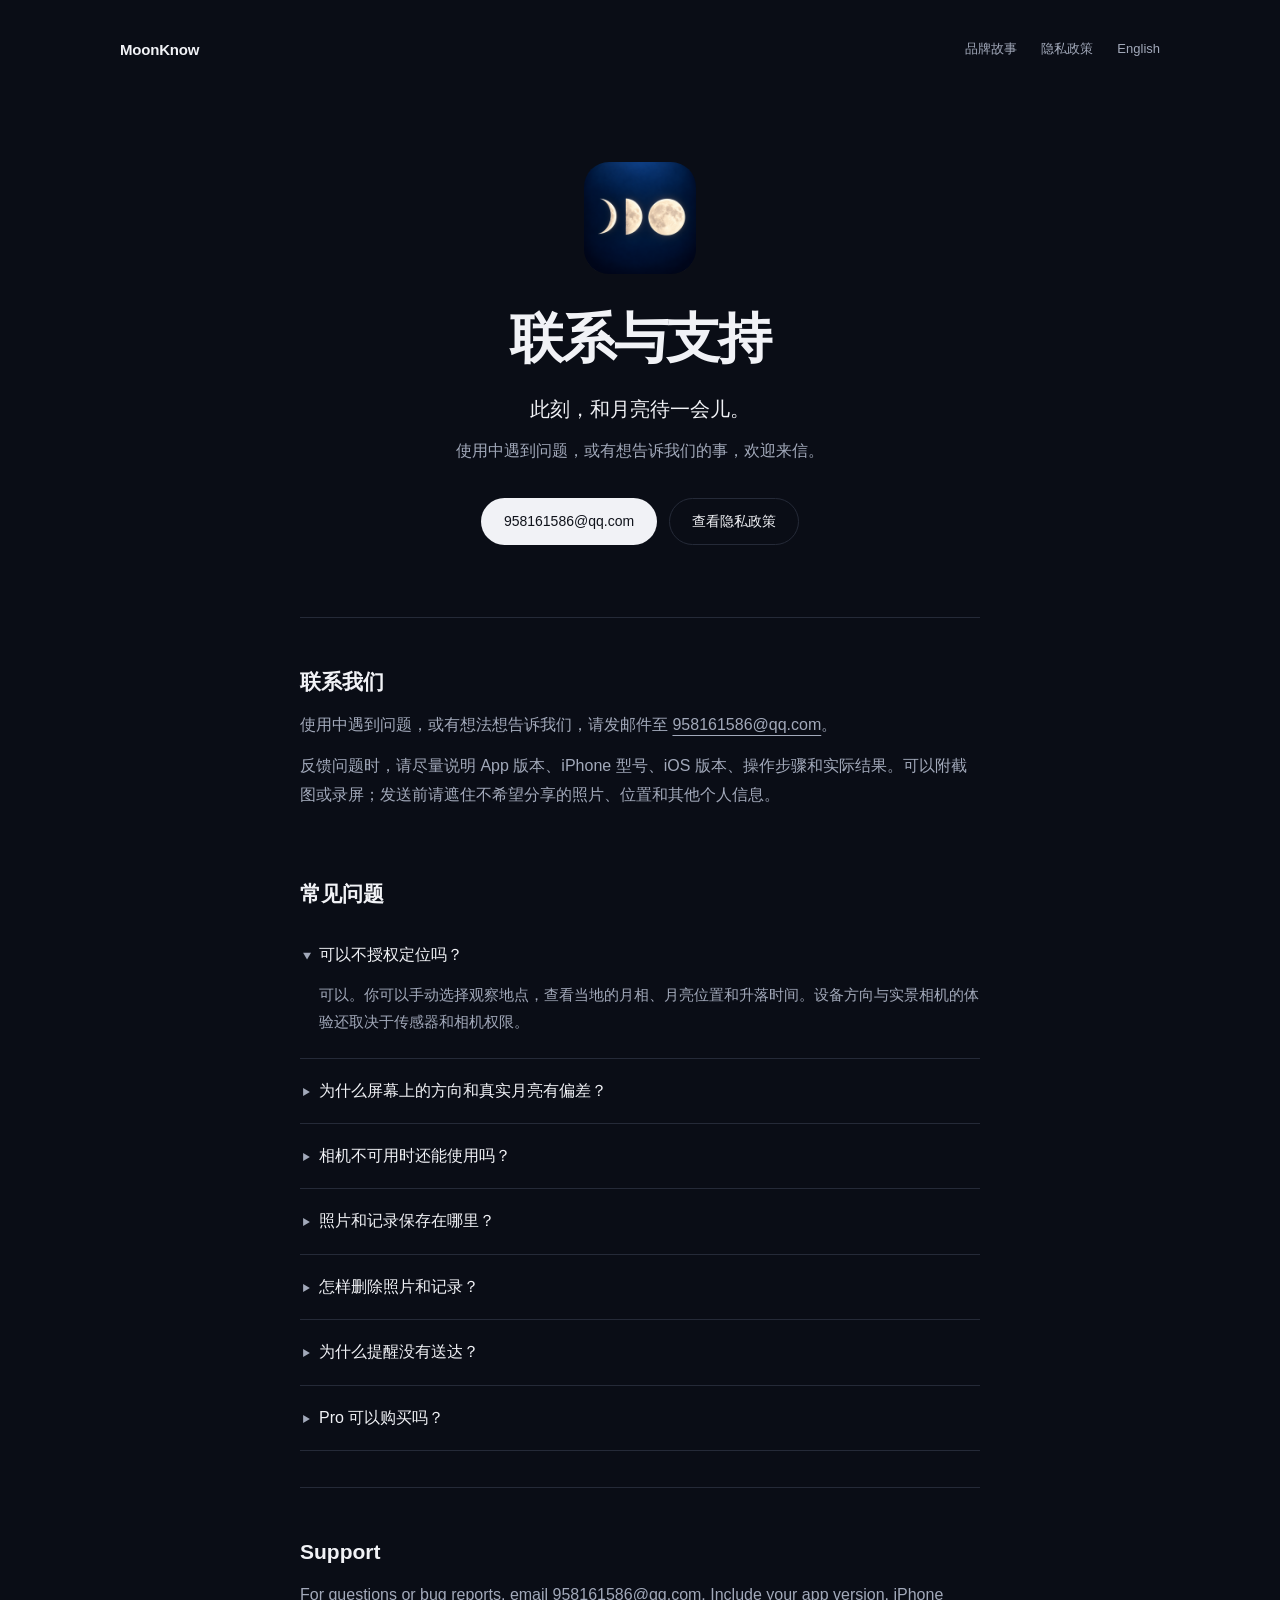
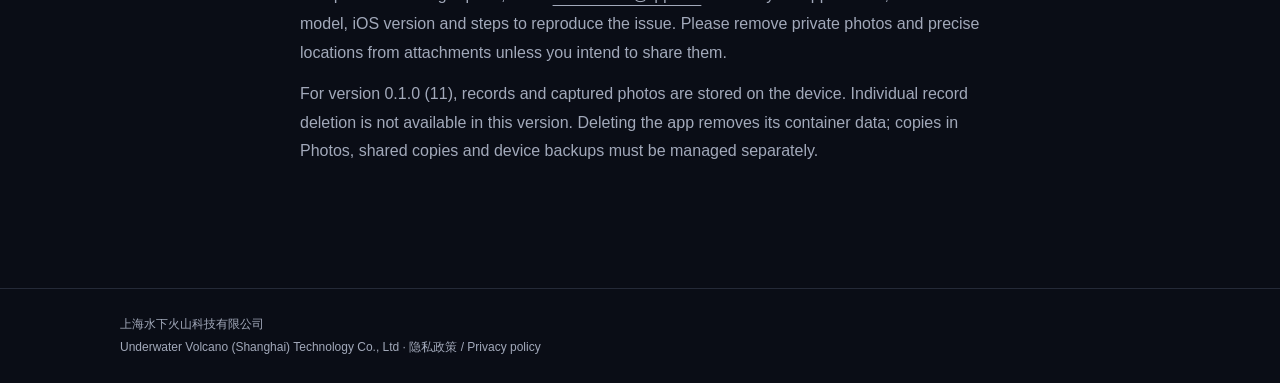
<file: moonknow/support.html>
<!doctype html><html lang="zh-CN"><head><meta charset="utf-8"><meta name="viewport" content="width=device-width,initial-scale=1"><title>支持 — MoonKnow</title><meta name="theme-color" content="#0a0d16"><link rel="icon" href="assets/logo.png"><link rel="stylesheet" href="support.css"></head><body><a class="skip" href="#main">跳到正文</a><header class="header wrap"><a class="brand" href="index.html">MoonKnow</a><nav aria-label="页面导航"><a href="index.html">品牌故事</a><a href="privacy.html">隐私政策</a><a href="#english" lang="en">English</a></nav></header><main id="main"><div class="hero wrap"><img class="logo" src="assets/logo.png" alt="MoonKnow App 图标" width="112" height="112"><h1>联系与支持</h1><p class="slogan">此刻，和月亮待一会儿。</p><p class="intro">使用中遇到问题，或有想告诉我们的事，欢迎来信。</p><div class="actions"><a class="action primary" href="mailto:958161586@qq.com">958161586@qq.com</a><a class="action" href="privacy.html">查看隐私政策</a></div></div><div class="content"><section><h2>联系我们</h2><p>使用中遇到问题，或有想法想告诉我们，请发邮件至 <a href="mailto:958161586@qq.com">958161586@qq.com</a>。</p><p>反馈问题时，请尽量说明 App 版本、iPhone 型号、iOS 版本、操作步骤和实际结果。可以附截图或录屏；发送前请遮住不希望分享的照片、位置和其他个人信息。</p></section><h2>常见问题</h2><details open><summary>可以不授权定位吗？</summary><p>可以。你可以手动选择观察地点，查看当地的月相、月亮位置和升落时间。设备方向与实景相机的体验还取决于传感器和相机权限。</p></details><details><summary>为什么屏幕上的方向和真实月亮有偏差？</summary><p>请先检查所选地点和时间。设备方向误差、磁干扰、地形、建筑和天气都会影响观察。移至开阔处，并按系统提示校准设备。天空标记来自天文计算与传感器，并非相机识别到月亮。</p></details><details><summary>相机不可用时还能使用吗？</summary><p>可以查看月相、月历和计算出的天空轨迹。拍照需要相机权限和支持的真实设备；模拟器不提供真实拍摄。</p></details><details><summary>照片和记录保存在哪里？</summary><p>观测记录与拍摄原片保存在设备内。你主动保存到系统相册的图片由系统相册管理；主动分享的内容由你选择的接收方或服务处理。</p></details><details><summary>怎样删除照片和记录？</summary><p>0.1.0（11）尚未提供应用内逐条删除照片记录的入口。删除 App 会移除设备上的应用容器数据，可能导致记录丢失，请先保存需要的原片。“卸载 App”保留文稿和数据，与“删除 App”不同。系统相册中的副本、你分享出去的副本和设备备份需要分别管理。</p></details><details><summary>为什么提醒没有送达？</summary><p>请检查系统通知权限、专注模式、观察地点和提醒时间。通知由 iOS 调度，实际送达受系统状态影响。</p></details><details><summary>Pro 可以购买吗？</summary><p>0.1.0（11）的 Pro 仍在准备中，没有开放新购买。当前页面不提供付费服务或付款入口。</p></details><section lang="en" id="english"><h2>Support</h2><p>For questions or bug reports, email <a href="mailto:958161586@qq.com">958161586@qq.com</a>. Include your app version, iPhone model, iOS version and steps to reproduce the issue. Please remove private photos and precise locations from attachments unless you intend to share them.</p><p>For version 0.1.0 (11), records and captured photos are stored on the device. Individual record deletion is not available in this version. Deleting the app removes its container data; copies in Photos, shared copies and device backups must be managed separately.</p></section></div></main><footer>上海水下火山科技有限公司<br>Underwater Volcano (Shanghai) Technology Co., Ltd · <a href="privacy.html">隐私政策 / Privacy policy</a></footer></body></html>
</file>
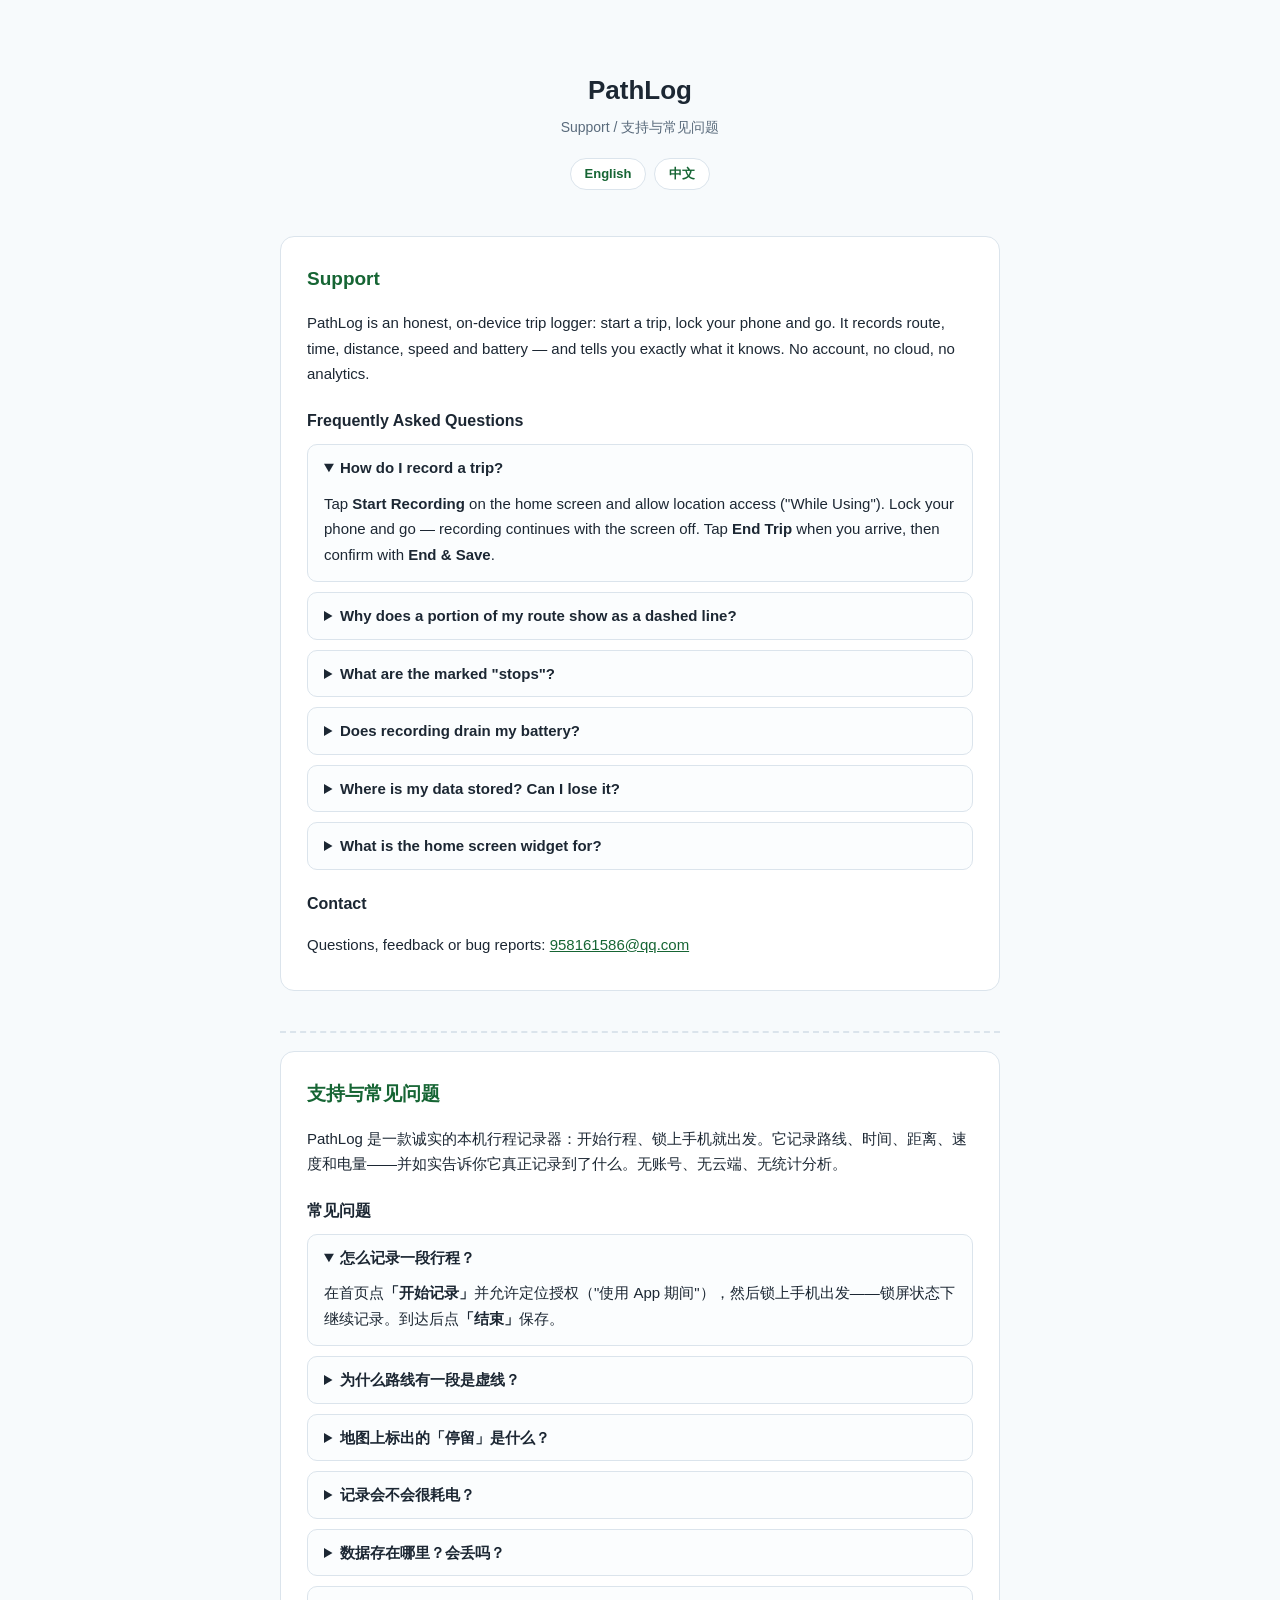
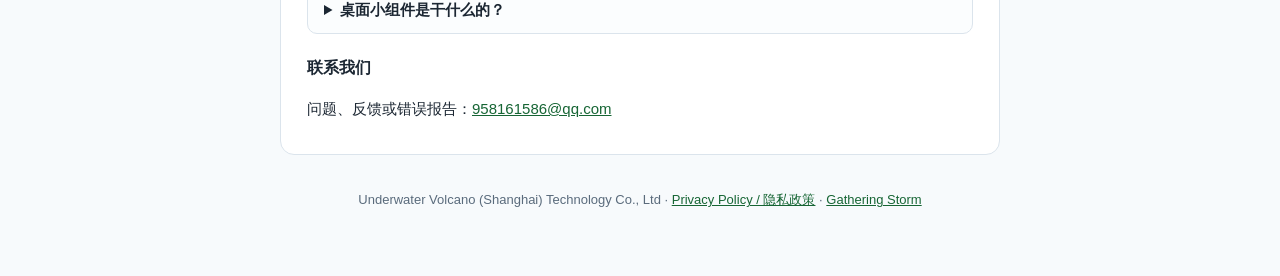
<file: pathlog/support.html>
<!DOCTYPE html>
<html lang="en">
<head>
<meta charset="UTF-8">
<meta name="viewport" content="width=device-width, initial-scale=1.0">
<title>Support — PathLog</title>
<style>
  :root { --ink:#1c2733; --muted:#5a6b7c; --accent:#166534; --line:#dbe4ec; --bg:#f7fafc; }
  * { box-sizing: border-box; }
  body { margin:0; font-family:-apple-system,"SF Pro Text","PingFang SC","Helvetica Neue",Arial,sans-serif; color:var(--ink); background:var(--bg); line-height:1.7; }
  .wrap { max-width:760px; margin:0 auto; padding:24px 20px 64px; }
  header.app { text-align:center; padding:36px 0 20px; }
  header.app h1 { font-size:26px; margin:8px 0 4px; }
  header.app p.sub { color:var(--muted); margin:0; font-size:14px; }
  .lang-switch { display:flex; gap:8px; justify-content:center; margin:18px 0 8px; }
  .lang-switch a { text-decoration:none; font-size:13px; font-weight:600; color:var(--accent); border:1px solid var(--line); border-radius:999px; padding:4px 14px; background:#fff; }
  section.card { background:#fff; border:1px solid var(--line); border-radius:14px; padding:26px 26px 18px; margin-top:18px; }
  section.card h2 { font-size:19px; margin:0 0 12px; color:var(--accent); }
  section.card h3 { font-size:16px; margin:20px 0 6px; }
  section.card p, section.card li { font-size:15px; }
  ul { padding-left:22px; }
  details { border:1px solid var(--line); border-radius:10px; padding:10px 16px; margin:10px 0; background:#fbfdfe; }
  details summary { font-weight:600; font-size:15px; cursor:pointer; }
  details p { margin:10px 0 4px; }
  a { color:var(--accent); }
  footer { text-align:center; color:var(--muted); font-size:13px; margin-top:34px; }
  hr.divider { border:none; border-top:2px dashed var(--line); margin:40px 0 8px; }
</style>
</head>
<body>
<div class="wrap">

  <header class="app">
    <h1>PathLog</h1>
    <p class="sub">Support / 支持与常见问题</p>
    <nav class="lang-switch">
      <a href="#english">English</a>
      <a href="#chinese">中文</a>
    </nav>
  </header>

  <!-- ===================== ENGLISH ===================== -->
  <section class="card" id="english">
    <h2>Support</h2>
    <p>PathLog is an honest, on-device trip logger: start a trip, lock your phone and go.
    It records route, time, distance, speed and battery — and tells you exactly what it knows.
    No account, no cloud, no analytics.</p>

    <h3>Frequently Asked Questions</h3>

    <details open>
      <summary>How do I record a trip?</summary>
      <p>Tap <strong>Start Recording</strong> on the home screen and allow location access ("While Using"). Lock your phone and go — recording continues with the screen off. Tap <strong>End Trip</strong> when you arrive, then confirm with <strong>End &amp; Save</strong>.</p>
    </details>

    <details>
      <summary>Why does a portion of my route show as a dashed line?</summary>
      <p>That is an honest gap: GPS signal was lost or too imprecise for that stretch. PathLog never invents a route — distances and speeds only count where real location samples exist.</p>
    </details>

    <details>
      <summary>What are the marked "stops"?</summary>
      <p>When several precise samples stay within a small range for a few minutes, PathLog marks a <em>likely</em> stop. Stops are estimates and are labeled as such — they are never presented as confirmed facts.</p>
    </details>

    <details>
      <summary>Does recording drain my battery?</summary>
      <p>Continuous GPS uses more power than normal use. PathLog only requests location while a trip is running and stops immediately when you end it. Battery level is shown alongside your route so you can see the real cost of each trip.</p>
    </details>

    <details>
      <summary>Where is my data stored? Can I lose it?</summary>
      <p>Entirely on your device — there is no account and no server. Deleting the app deletes all trips, so keep that in mind. Backups depend on your device's own backup settings; PathLog does not upload anything.</p>
    </details>

    <details>
      <summary>What is the home screen widget for?</summary>
      <p>The widget starts a recording and opens your trips. The lock screen Live Activity and Dynamic Island show live status — duration, distance and recent speed — while a trip is running.</p>
    </details>

    <h3>Contact</h3>
    <p>Questions, feedback or bug reports:
    <a href="mailto:958161586@qq.com">958161586@qq.com</a></p>
  </section>

  <hr class="divider">

  <!-- ===================== CHINESE ===================== -->
  <section class="card" id="chinese">
    <h2>支持与常见问题</h2>
    <p>PathLog 是一款诚实的本机行程记录器：开始行程、锁上手机就出发。它记录路线、时间、距离、速度和电量——并如实告诉你它真正记录到了什么。无账号、无云端、无统计分析。</p>

    <h3>常见问题</h3>

    <details open>
      <summary>怎么记录一段行程？</summary>
      <p>在首页点<strong>「开始记录」</strong>并允许定位授权（"使用 App 期间"），然后锁上手机出发——锁屏状态下继续记录。到达后点<strong>「结束」</strong>保存。</p>
    </details>

    <details>
      <summary>为什么路线有一段是虚线？</summary>
      <p>那是诚实的空白：这段 GPS 信号丢失或精度太差。PathLog 绝不编造路线——距离和速度只按真实定位样本计算。</p>
    </details>

    <details>
      <summary>地图上标出的「停留」是什么？</summary>
      <p>当多个较精确的定位样本在小的范围内持续几分钟，PathLog 会标记一个<strong>疑似</strong>停留。停留是推测，界面会明确标注——不会被当成确定的事实。</p>
    </details>

    <details>
      <summary>记录会不会很耗电？</summary>
      <p>持续定位比日常使用更耗电。PathLog 只在行程进行中请求定位，行程结束立即停止。地图上会显示行程中记录到的电量，每次行程的真实开销一目了然。</p>
    </details>

    <details>
      <summary>数据存在哪里？会丢吗？</summary>
      <p>完全存在你的设备上——没有账号，也没有服务器。删除 App 会删除全部行程，请留意。备份取决于你设备自身的备份设置；PathLog 不上传任何东西。</p>
    </details>

    <details>
      <summary>桌面小组件是干什么的？</summary>
      <p>小组件可以开始记录并打开行程列表。行程进行中，锁屏实时活动和灵动岛会显示状态——用时、距离和最近区间速度。</p>
    </details>

    <h3>联系我们</h3>
    <p>问题、反馈或错误报告：<a href="mailto:958161586@qq.com">958161586@qq.com</a></p>
  </section>

  <footer>
    Underwater Volcano (Shanghai) Technology Co., Ltd ·
    <a href="index.html">Privacy Policy / 隐私政策</a> ·
    <a href="../">Gathering Storm</a>
  </footer>

</div>
</body>
</html>
</file>
<file: moonknow/style.css>
:root{color-scheme:light dark;--bg:#f8f7f3;--ink:#242833;--muted:#626774;--line:#dcdedc;--accent:#415779}*{box-sizing:border-box}body{margin:0;background:var(--bg);color:var(--ink);font:16px/1.85 -apple-system,BlinkMacSystemFont,'PingFang SC','Helvetica Neue',sans-serif}main{max-width:760px;margin:auto;padding:36px 24px 64px}nav{display:flex;flex-wrap:wrap;gap:20px;margin-bottom:50px}a{color:var(--accent);text-underline-offset:4px}nav a{text-decoration:none}h1{font-size:clamp(36px,7vw,56px);letter-spacing:-.04em;line-height:1.2;margin:16px 0}h2{font-size:22px;line-height:1.5;margin-top:36px}h3{font-size:18px;margin-top:28px}.slogan{font-size:clamp(23px,4vw,32px);line-height:1.6;margin:20px 0 4px}.muted,footer{color:var(--muted)}section{padding:8px 0 20px;border-bottom:1px solid var(--line)}footer{font-size:13px;margin-top:36px}details{padding:15px 0;border-bottom:1px solid var(--line)}summary{cursor:pointer;font-weight:600}ul{padding-left:24px}a:focus-visible,summary:focus-visible{outline:2px solid var(--accent);outline-offset:5px}@media(prefers-color-scheme:dark){:root{--bg:#11151d;--ink:#eeeae2;--muted:#a7adb9;--line:#333a47;--accent:#b3c7e5}}
</file>
<file: moonknow/support.css>
:root{color-scheme:dark;--bg:#0a0d16;--ink:#f1f2f6;--muted:#a2a9ba;--line:#252a38;--button:#f1f2f6;--button-ink:#10131b}*{box-sizing:border-box}html{-webkit-text-size-adjust:100%;scroll-padding-top:24px}body{margin:0;background:var(--bg);color:var(--ink);font:16px/1.8 -apple-system,BlinkMacSystemFont,"Segoe UI","PingFang SC",sans-serif;min-height:100svh}a{color:inherit;text-underline-offset:5px}a:focus-visible,summary:focus-visible{outline:2px solid var(--ink);outline-offset:6px}::selection{background:#c2cce4;color:var(--bg)}.wrap{width:min(100% - 48px,1040px);margin-inline:auto}.header{display:flex;align-items:center;justify-content:space-between;padding-block:27px;gap:24px}.brand{text-decoration:none;font-size:15px;font-weight:600;letter-spacing:-.2px}.header nav{display:flex;gap:24px;align-items:center;font-size:13px;color:var(--muted)}.header nav a{text-decoration:none;display:inline-flex;align-items:center;min-height:44px}.header nav a:hover{color:var(--ink)}.hero{display:flex;flex-direction:column;align-items:center;text-align:center;padding:64px 0 72px;max-width:760px}.logo{width:112px;height:112px;border-radius:25px;object-fit:cover;margin-bottom:32px}.hero h1{font-size:clamp(36px,6vw,54px);font-weight:600;line-height:1.2;letter-spacing:-.035em;margin:0;text-wrap:balance}.slogan{font-size:20px;line-height:1.6;margin:22px 0 0}.intro{font-size:16px;color:var(--muted);max-width:550px;margin:12px 0 0;text-wrap:pretty}.actions{display:flex;justify-content:center;flex-wrap:wrap;gap:12px;margin-top:32px}.action{display:inline-flex;justify-content:center;align-items:center;min-height:46px;padding:10px 22px;border:1px solid var(--line);border-radius:999px;font-size:14px;text-decoration:none}.action.primary{background:var(--button);color:var(--button-ink);border-color:transparent}.action:hover{border-color:var(--muted)}.action.primary:hover{background:#d9deeb}.content{width:min(100% - 48px,680px);margin:0 auto 80px}.content section{padding:22px 0 30px;border-top:1px solid var(--line)}.content h2{font-size:21px;line-height:1.5;font-weight:600;margin:26px 0 14px}.content p{color:var(--muted);margin:12px 0;overflow-wrap:break-word}.content details{border-bottom:1px solid var(--line);padding:19px 0}.content summary{cursor:pointer;font-size:16px;font-weight:500;line-height:1.65;padding-right:8px;list-style-position:outside;margin-left:19px}.content summary::marker{color:var(--muted);font-size:12px}.content details p{padding-left:19px;font-size:15px;margin:12px 0 4px}.content details:last-of-type{margin-bottom:36px}.content section[lang=en]{scroll-margin-top:30px}footer{border-top:1px solid var(--line);width:100%;padding:24px max(24px,calc((100% - 1040px)/2));font-size:12px;line-height:1.9;color:var(--muted)}footer a{text-decoration:none}.skip{position:absolute;left:12px;top:-80px}.skip:focus{top:12px;background:var(--bg);padding:8px;z-index:2}@media(max-width:540px){.wrap,.content{width:calc(100% - 40px)}.header{padding-block:16px;gap:12px}.header nav{gap:16px;font-size:12px}.hero{padding:40px 0 52px}.logo{width:96px;height:96px;border-radius:22px;margin-bottom:28px}.slogan{font-size:18px;margin-top:20px}.intro{font-size:15px;max-width:28em}.actions{gap:10px;margin-top:26px}.action{padding-inline:18px}.content{margin-bottom:52px}.content h2{font-size:19px}.content summary{font-size:15px}footer{padding:22px 20px}}@media(max-width:360px){.header nav{gap:10px}.actions{width:100%;flex-direction:column}.action{width:100%}}
</file>
